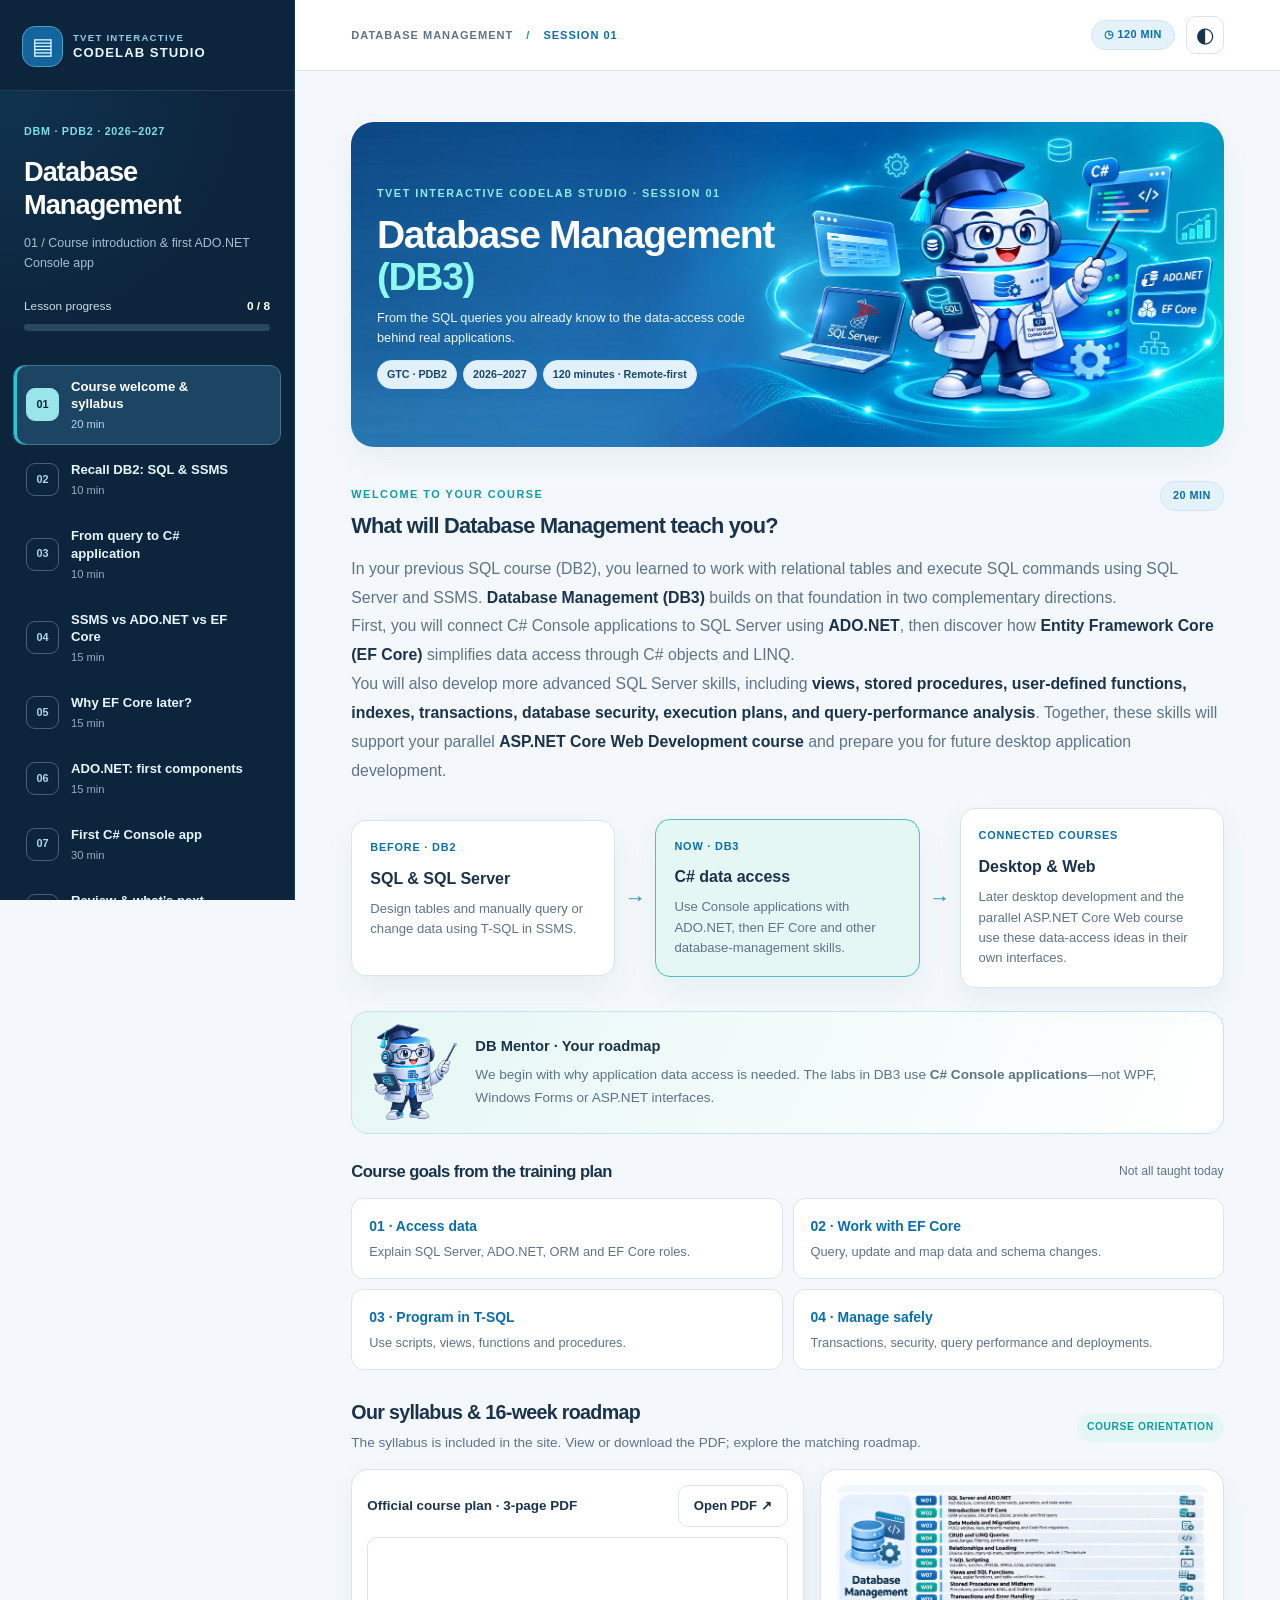
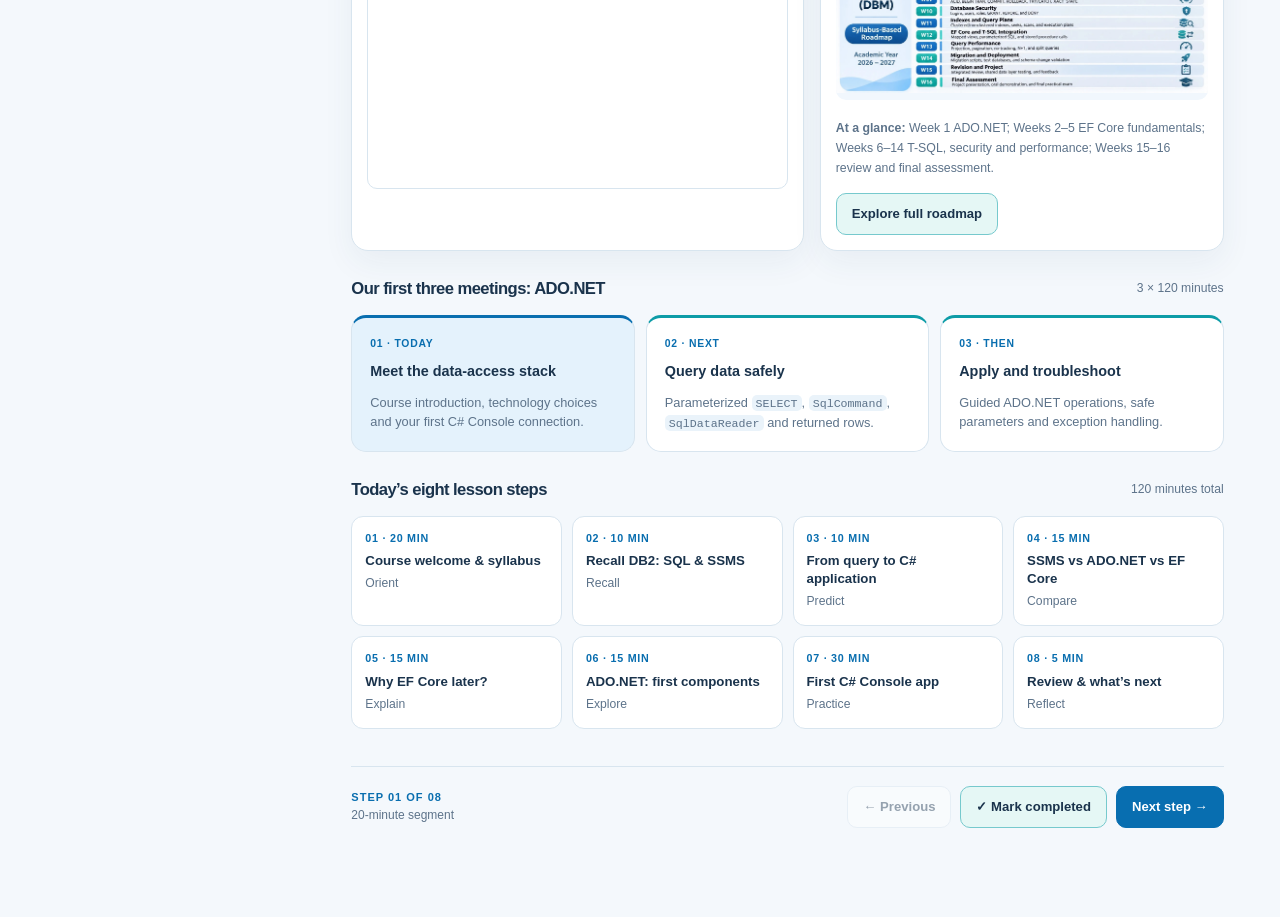
<file: index.html>
<!DOCTYPE html>

<html lang="en">

<head>
    <meta charset="utf-8" />
    <meta content="width=device-width, initial-scale=1" name="viewport" />
    <meta content="#102d49" name="theme-color" />
    <meta
        content="Database Management (DB3) Session 01: course syllabus and roadmap, DB2 SQL recall, SSMS versus ADO.NET versus EF Core, and first C# Console connection."
        name="description" />
    <title>DBM (DB3) · Session 01 · Course Introduction &amp; ADO.NET | TVET Codelab Studio</title>
    <link href="images/favicon.svg" rel="icon" type="image/svg+xml" />
    <link href="css/style.css" rel="stylesheet" />
    <script defer="" src="js/app.js"></script>
</head>

<body>
    <a class="skip-link" href="#content">Skip to learning content</a>
    <div class="shell">
        <div class="mobile-scrim" hidden="" id="scrim"></div>
        <aside aria-label="Lesson navigation" class="sidebar" id="sidebar">
            <div class="brand"><span aria-hidden="true" class="brand-mark">▤</span><span><small>TVET
                        INTERACTIVE</small><strong>CODELAB STUDIO</strong></span><button
                    aria-label="Close lesson navigation" class="icon-btn close-menu" id="closeMenu"
                    type="button">×</button></div>
            <div class="course-block"><span class="course-code">DBM · PDB2 · 2026–2027</span>
                <h2>Database<br />Management</h2>
                <p>01 / Course introduction &amp; first ADO.NET Console app</p>
                <div class="progress-heading"><span>Lesson progress</span><strong id="progressText">0 / 8</strong></div>
                <div aria-label="Completed lesson sections" aria-valuemax="100" aria-valuemin="0" aria-valuenow="0"
                    class="progress-bar" id="progressBar" role="progressbar">
                    <div id="progressFill"></div>
                </div>
            </div>
            <nav aria-label="Lesson sections">
                <ol class="step-nav" id="stepNav">
                    <li><button aria-current="step" class="step-link active" data-step="0"><span
                                class="step-num">01</span><span>Course welcome &amp; syllabus<small>20
                                    min</small></span><span aria-hidden="true" class="tick">✓</span></button></li>
                    <li><button class="step-link" data-step="1"><span class="step-num">02</span><span>Recall DB2: SQL
                                &amp; SSMS<small>10 min</small></span><span aria-hidden="true"
                                class="tick">✓</span></button></li>
                    <li><button class="step-link" data-step="2"><span class="step-num">03</span><span>From query to C#
                                application<small>10 min</small></span><span aria-hidden="true"
                                class="tick">✓</span></button></li>
                    <li><button class="step-link" data-step="3"><span class="step-num">04</span><span>SSMS vs ADO.NET vs
                                EF Core<small>15 min</small></span><span aria-hidden="true"
                                class="tick">✓</span></button></li>
                    <li><button class="step-link" data-step="4"><span class="step-num">05</span><span>Why EF Core
                                later?<small>15 min</small></span><span aria-hidden="true"
                                class="tick">✓</span></button></li>
                    <li><button class="step-link" data-step="5"><span class="step-num">06</span><span>ADO.NET: first
                                components<small>15 min</small></span><span aria-hidden="true"
                                class="tick">✓</span></button></li>
                    <li><button class="step-link" data-step="6"><span class="step-num">07</span><span>First C# Console
                                app<small>30 min</small></span><span aria-hidden="true" class="tick">✓</span></button>
                    </li>
                    <li><button class="step-link" data-step="7"><span class="step-num">08</span><span>Review &amp;
                                what’s next<small>5 min</small></span><span aria-hidden="true"
                                class="tick">✓</span></button></li>
                </ol>
            </nav>
            <div class="sidebar-resources"><span>QUICK RESOURCES</span><a href="sources.html">↗ Sources &amp;
                    reading</a><a href="#syllabus" id="syllabusShortcut">▤ Course syllabus &amp; roadmap</a><button
                    id="worksheetShortcut" type="button" onclick="location.href='#assignment-part'">⌘ Submission instructions</button><button id="resetProgress"
                    type="button">↺ Reset lesson progress</button></div>
            <div class="sidebar-foot">UNRWA Gaza Training Centre<br />Programming &amp; Databases · TVET Level 2</div>
        </aside>
        <div class="workspace">
            <header class="topbar"><button aria-controls="sidebar" aria-expanded="false"
                    aria-label="Open lesson navigation" class="icon-btn menu-btn" id="menuBtn">☰</button>
                <div aria-label="Location in codelab" class="breadcrumb">DATABASE MANAGEMENT <span> / </span> <b
                        id="viewLabel">SESSION 01</b></div>
                <div class="top-actions"><span class="time-pill">◷ 120 MIN</span><button
                        aria-label="Switch to dark mode" class="icon-btn" id="themeBtn" title="Change theme">◐</button>
                </div>
            </header>
            <main class="main" id="content" tabindex="-1">







                <section aria-labelledby="t0" class="lesson active" data-panel="0">

                    <div class="hero hero-intro">
                        <div class="hero-main">
                            <span class="eyebrow">
                                TVET INTERACTIVE CODELAB STUDIO · SESSION 01
                            </span>
                            <h1>Database Management <em>(DB3)</em></h1>
                            <p>
                                From the SQL queries you already know to the data-access code behind real applications.
                            </p>
                            <div class="chips">
                                <span>GTC · PDB2</span>
                                <span>2026–2027</span>
                                <span>120 minutes · Remote-first</span>
                            </div>
                        </div>
                    </div>

                    <div class="heading-row">
                        <div><span class="overline">WELCOME TO YOUR COURSE</span>
                            <h2>What will Database Management teach you?</h2>
                        </div><span class="duration">20 MIN</span>
                    </div>

                    <p class="lead">
                        In your previous SQL course (DB2), you learned to work with relational tables and execute SQL
                        commands using SQL Server and SSMS. <strong>Database Management (DB3)</strong> builds on that
                        foundation in two complementary directions.<br>

                        First, you will connect C# Console applications to SQL Server using <strong>ADO.NET</strong>,
                        then discover how <strong>Entity Framework Core (EF Core)</strong> simplifies data access
                        through C# objects and LINQ.
<br>
                        You will also develop more advanced SQL Server skills, including <strong>views, stored
                            procedures, user-defined functions, indexes, transactions, database security, execution
                            plans, and query-performance analysis</strong>.

                        Together, these skills will support your parallel <strong>ASP.NET Core Web Development
                            course</strong> and prepare you for future desktop application development.

                    </p>
                    <div aria-label="Course progression" class="course-bridge">
                        <article><span class="bridge-num">BEFORE · DB2</span><strong>SQL &amp; SQL Server</strong>
                            <p>Design tables and manually query or change data using T-SQL in SSMS.</p>
                        </article>
                        <span aria-hidden="true" class="bridge-arrow">→</span>
                        <article class="now"><span class="bridge-num">NOW · DB3</span><strong>C# data access</strong>
                            <p>Use Console applications with ADO.NET, then EF Core and other database-management skills.
                            </p>
                        </article>
                        <span aria-hidden="true" class="bridge-arrow">→</span>
                        <article><span class="bridge-num">CONNECTED COURSES</span><strong>Desktop &amp; Web</strong>
                            <p>Later desktop development and the parallel ASP.NET Core Web course use these data-access
                                ideas in their own interfaces.</p>
                        </article>
                    </div>
                    <div class="dash-note"><img alt="Database teacher mascot" src="images/db-mascot-teacher.webp" />
                        <div><strong>DB Mentor · Your roadmap</strong>
                            <p>We begin with why application data access is needed. The labs in DB3 use <b>C# Console
                                    applications</b>—not WPF, Windows Forms or ASP.NET interfaces.</p>
                        </div>
                    </div>
                    <div class="heading-row compact">
                        <h3>Course goals from the training plan</h3><small>Not all taught today</small>
                    </div>
                    <div class="outcome-grid">
                        <div><b>01 · Access data</b>
                            <p>Explain SQL Server, ADO.NET, ORM and EF Core roles.</p>
                        </div>
                        <div><b>02 · Work with EF Core</b>
                            <p>Query, update and map data and schema changes.</p>
                        </div>
                        <div><b>03 · Program in T-SQL</b>
                            <p>Use scripts, views, functions and procedures.</p>
                        </div>
                        <div><b>04 · Manage safely</b>
                            <p>Transactions, security, query performance and deployments.</p>
                        </div>
                    </div>
                    <div class="section-heading">
                        <div>
                            <h2>Our syllabus &amp; 16-week roadmap</h2>
                            <p>The syllabus is included in the site. View or download the PDF; explore the matching
                                roadmap.</p>
                        </div><span class="activity-pill">COURSE ORIENTATION</span>
                    </div>
                    <div class="course-materials">
                        <div class="pdf-mini">
                            <div class="pdf-mini-head"><b>Official course plan · 3-page PDF</b><a class="btn subtle"
                                    href="resources/DBM_Course_Syllabus_2026-2027.pdf" rel="noopener"
                                    target="_blank">Open PDF ↗</a></div><iframe loading="lazy"
                                src="resources/DBM_Course_Syllabus_2026-2027.pdf#page=1&amp;view=FitH"
                                title="Embedded 2026-2027 DBM course syllabus PDF"></iframe>
                        </div>
                        <div class="roadmap-mini"><a href="images/dbm-syllabus-roadmap.jpg" rel="noopener"
                                target="_blank"><img
                                    alt="16-week Database Management roadmap matching the uploaded syllabus"
                                    loading="lazy" src="images/dbm-syllabus-roadmap.jpg" /></a>
                            <p><b>At a glance:</b> Week 1 ADO.NET; Weeks 2–5 EF Core fundamentals; Weeks 6–14 T-SQL,
                                security and performance; Weeks 15–16 review and final assessment.</p><button
                                class="btn outline" id="openRoadmap" type="button">Explore full roadmap</button>
                        </div>

                    </div>

                    <div class="heading-row compact">
                        <h3>Our first three meetings: ADO.NET</h3><small>3 × 120 minutes</small>
                    </div>
                    <div class="three-session-path">
                        <div><span>01 · TODAY</span><strong>Meet the data-access stack</strong>
                            <p>Course introduction, technology choices and your first C# Console connection.</p>
                        </div>
                        <div><span>02 · NEXT</span><strong>Query data safely</strong>
                            <p>Parameterized <code>SELECT</code>, <code>SqlCommand</code>, <code>SqlDataReader</code>
                                and returned rows.</p>
                        </div>
                        <div><span>03 · THEN</span><strong>Apply and troubleshoot</strong>
                            <p>Guided ADO.NET operations, safe parameters and exception handling.</p>
                        </div>
                    </div>
                    <div class="heading-row compact">
                        <h3>Today’s eight lesson steps</h3><small>120 minutes total</small>
                    </div>
                    <div class="timeline" id="timeline"></div>
                </section>
                <section aria-labelledby="t1" class="lesson" data-panel="1" hidden="">
                    <div class="section-header"><span class="overline">STEP 02 · WHAT YOU ALREADY KNOW</span><span
                            class="duration">10 MIN</span></div>
                    <h1 id="t1">Recall DB2: SQL, SQL Server &amp; SSMS</h1>
                    <p class="lead">You have met these terms before. This quick recall makes their roles clear before we
                        add C#.</p>
                    <div class="grid-three">
                        <article class="concept-card"><span class="card-tag">LANGUAGE</span>
                            <h3>SQL / T-SQL</h3>
                            <p>Commands such as <code>SELECT</code>, <code>INSERT</code>, <code>UPDATE</code>, and
                                <code>DELETE</code> that express data operations.
                            </p>
                        </article>
                        <article class="concept-card accent"><span class="card-tag">DATABASE ENGINE</span>
                            <h3>SQL Server</h3>
                            <p>The DBMS that stores databases, processes queries, checks permissions and returns
                                results.</p>
                        </article>
                        <article class="concept-card"><span class="card-tag">DESKTOP CLIENT</span>
                            <h3>SSMS</h3>
                            <p>A tool you open to connect to SQL Server, edit/run SQL and inspect or administer a
                                database.</p>
                        </article>
                    </div>
                    <div class="activity"><span class="overline">RECALL CHALLENGE</span>
                        <h2>Where does the work actually happen?</h2>
                        <div class="split-compare">
                            <div><span class="tiny-label">WHAT YOU TYPE IN SSMS</span>
                                <pre class="code-block"><code>SELECT StudentId, FullName
FROM dbo.Students;</code></pre>
                            </div>
                            <div><span class="tiny-label">WHAT SQL SERVER RETURNS</span>
                                <div class="table-holder">
                                    <table>
                                        <thead>
                                            <tr>
                                                <th>StudentId</th>
                                                <th>FullName</th>
                                            </tr>
                                        </thead>
                                        <tbody>
                                            <tr>
                                                <td>1</td>
                                                <td>Lina</td>
                                            </tr>
                                            <tr>
                                                <td>2</td>
                                                <td>Omar</td>
                                            </tr>
                                        </tbody>
                                    </table>
                                </div>
                                <p class="small-muted">Illustrative result; no query runs in the webpage.</p>
                            </div>
                        </div>
                        <p class="activity-prompt">Which component executes the query and returns the rows?</p>
                        <div class="choice-grid" data-quiz="recall"><button data-choice="a">SSMS itself</button><button
                                data-choice="b">SQL Server</button><button data-choice="c">The SQL language</button>
                        </div>
                        <p aria-live="polite" class="feedback" id="recallFeedback"></p>
                    </div>
                    <div class="notice"><strong>DB2 takeaway:</strong> SSMS is how a person interacts with SQL Server.
                        In DB3, we need a C# program to do that work <i>without a person manually opening SSMS</i>.
                    </div>
                </section>
                <section aria-labelledby="t2" class="lesson" data-panel="2" hidden="">
                    <div class="section-header"><span class="overline">STEP 03 · THE PROBLEM WE NEED TO
                            SOLVE</span><span class="duration">10 MIN</span></div>
                    <h1 id="t2">How can C# get the same student record?</h1>
                    <p class="lead">In DB2, you typed a query into SSMS. Imagine a future desktop or web application
                        needs to show the same data after a user enters a Student ID. The application must communicate
                        with SQL Server through code.</p>
                    <div class="activity"><span class="overline">PREDICT → REVEAL</span>
                        <h2>Two paths to one database engine</h2>
                        <div class="data-flow">
                            <div class="flow-line"><span class="flow-node">Developer</span><span>→</span><span
                                    class="flow-node">SSMS</span><span>→</span><span class="flow-node engine">SQL
                                    Server</span></div>
                            <div class="flow-line"><span class="flow-node">C# Console app</span><span>→</span><span
                                    class="flow-node bridge-missing" id="bridgeSlot">?</span><span>→</span><span
                                    class="flow-node engine">SQL Server</span></div>
                        </div><button class="btn primary" id="revealBridge" type="button">Reveal the missing
                            connection</button>
                        <p aria-live="polite" class="feedback" id="bridgeFeedback">Think: which .NET API can open a
                            connection and send a command?</p>
                    </div>
                    <div class="grid-two">
                        <div class="concept-card">
                            <h3>Input</h3>
                            <p>The Console app receives a request: “find student 1.” Later, a desktop or web interface
                                can provide that request.</p>
                        </div>
                        <div class="concept-card accent">
                            <h3>Output</h3>
                            <p>SQL Server returns values. The C# app reads them and prints an answer such as “Student:
                                Lina.”</p>
                        </div>
                    </div>
                    <div class="notice secondary"><strong>Important boundary:</strong> Today we write <b>Console apps
                            only</b>. The database-access skills will transfer to other courses, but we are not building
                        a desktop GUI, web page, API or EF Core app in this session.</div>
                </section>
                <section aria-labelledby="t3" class="lesson" data-panel="3" hidden="">
                    <div class="section-header"><span class="overline">STEP 04 · DIFFERENT TOOLS, DIFFERENT
                            JOBS</span><span class="duration">15 MIN</span></div>
                    <h1 id="t3">SSMS vs ADO.NET vs EF Core</h1>
                    <p class="lead">All three can be part of the same development workflow. They are <b>not</b> three
                        databases and <b>not</b> interchangeable tools.</p>
                    <div class="grid-three tech-grid">
                        <article class="concept-card"><span class="card-tag">HUMAN-OPERATED TOOL</span>
                            <h3>SSMS</h3>
                            <p>Graphical SQL Server client for writing queries, browsing tables and administration.</p>
                            <p><strong>Used by:</strong> developers and administrators.</p>
                        </article>
                        <article class="concept-card accent"><span class="card-tag">LOWER-LEVEL .NET DATA ACCESS</span>
                            <h3>ADO.NET</h3>
                            <p>APIs used in C# code to open connections, execute SQL commands and process results.</p>
                            <p><strong>Used by:</strong> application code via providers such as
                                <code>Microsoft.Data.SqlClient</code>.
                            </p>
                        </article>
                        <article class="concept-card"><span class="card-tag">OBJECT-RELATIONAL MAPPER</span>
                            <h3>EF Core</h3>
                            <p>Maps C# classes to relational data, supports LINQ queries and tracks changes.</p>
                            <p><strong>Used by:</strong> application code; relies on a database provider for SQL Server
                                access.</p>
                        </article>
                    </div>
                    <div class="activity">
                        <h2>Choose the right technology</h2>
                        <p class="activity-prompt">Read the scenario, then choose the most suitable tool.</p>
                        <div class="scenario-tabs"><button aria-pressed="true" data-scenario="0" type="button">Scenario
                                1</button><button aria-pressed="false" data-scenario="1" type="button">Scenario
                                2</button><button aria-pressed="false" data-scenario="2" type="button">Scenario
                                3</button></div>
                        <p class="scenario-prompt" id="scenarioPrompt"></p>
                        <div class="choice-grid" id="toolMatch"><button data-tool="ssms"
                                type="button">SSMS</button><button data-tool="ado" type="button">ADO.NET</button><button
                                data-tool="ef" type="button">EF Core</button></div>
                        <p aria-live="polite" class="feedback" id="toolMatchFeedback"></p>
                    </div>
                    <div class="notice"><strong>Keep SQL Server separate:</strong> SQL Server is the DBMS that executes
                        the SQL. SSMS is a client; ADO.NET is a .NET access technology; EF Core is an ORM. Neither EF
                        Core nor SSMS replaces the database engine.</div>
                </section>
                <section aria-labelledby="t4" class="lesson" data-panel="4" hidden="">
                    <div class="section-header"><span class="overline">STEP 05 · WHY TWO C# APPROACHES?</span><span
                            class="duration">15 MIN</span></div>
                    <h1 id="t4">Why learn ADO.NET before EF Core?</h1>
                    <p class="lead">ADO.NET makes the individual pieces visible. You write the SQL, open the connection,
                        execute a command and read the returned values. In larger systems, repeating these steps and
                        manually translating rows to objects adds work.</p>
                    <div class="tech-modes"><button aria-pressed="true" class="active" data-mode="direct"
                            type="button">ADO.NET · direct</button><button aria-pressed="false" data-mode="orm"
                            type="button">EF Core · ORM</button></div>
                    <div class="activity">
                        <div aria-live="polite" class="mode-diagram" id="modeDiagram">
                            <div class="data-flow">
                                <div class="flow-line"><span class="flow-node">C# Console</span><span>→</span><span
                                        class="flow-node">ADO.NET / SqlClient</span><span>→</span><span
                                        class="flow-node engine">SQL Server</span></div>
                            </div>
                            <p>With ADO.NET, the code directly manages the connection, SQL command and reader.</p>
                        </div>
                    </div>
                    <div class="grid-two">
                        <div class="concept-card"><span class="card-tag">WHAT ADO.NET TEACHES</span>
                            <h3>Understand the mechanism</h3>
                            <p>Connection objects, explicit SQL, parameters, reading data, resource cleanup and error
                                handling. Excellent for learning what actually happens when C# talks to SQL Server.</p>
                        </div>
                        <div class="concept-card accent"><span class="card-tag">WHY EF CORE IS USEFUL</span>
                            <h3>Reduce repeated data-access code</h3>
                            <p>Uses C# entity classes, LINQ, change tracking and migrations. It can reduce manual SQL
                                and row-to-object mapping for common operations.</p>
                        </div>
                    </div>
                    <div class="activity">
                        <h2>Compare the idea, not the syntax yet</h2>
                        <p>These are <strong>conceptual previews</strong> for later sessions—not code you must memorize
                            or execute today.</p>
                        <div class="split-compare">
                            <div><span class="tiny-label">ADO.NET (EXPLICIT)</span>
                                <pre class="code-block"><code>Open connection
Create SQL command
Execute command
Read returned values
Dispose resources</code></pre>
                            </div>
                            <div><span class="tiny-label">EF CORE (ABSTRACTION)</span>
                                <pre class="code-block"><code>Define entity model
Configure DbContext
Write LINQ query
EF Core generates SQL
Read mapped objects</code></pre>
                            </div>
                        </div>
                    </div>
                    <div class="notice secondary"><strong>Important:</strong> EF Core does not replace SQL Server. For
                        SQL Server it uses its provider, which builds on ADO.NET. EF Core saves effort in many cases but
                        still requires understanding SQL, generated queries and performance. <b>We learn and practise
                            ADO.NET first</b>; EF Core follows in the syllabus.</div>
                </section>
                <section aria-labelledby="t5" class="lesson" data-panel="5" hidden="">
                    <div class="section-header"><span class="overline">STEP 06 · YOUR FIRST ADO.NET MENTAL
                            MODEL</span><span class="duration">15 MIN</span></div>
                    <h1 id="t5">ADO.NET: connection → command → result</h1>
                    <p class="lead">Today we use the simplest possible read-only example: count the rows in
                        <code>dbo.Students</code>. We will not build menus, forms, or CRUD screens.
                    </p>
                    <div class="activity">
                        <h2>Explore the steps</h2>
                        <p class="activity-prompt">Select each stage to see what it is responsible for. Follow the
                            stages in order.</p>
                        <div class="pipeline-steps" id="pipeline-steps"><button aria-pressed="true" class="active"
                                data-stage="0" type="button">1 · Connection</button><button aria-pressed="false"
                                data-stage="1" type="button">2 · Open</button><button aria-pressed="false"
                                data-stage="2" type="button">3 · Command</button><button aria-pressed="false"
                                data-stage="3" type="button">4 · Scalar result</button><button aria-pressed="false"
                                data-stage="4" type="button">5 · Dispose</button></div>
                        <div class="layer-detail" id="pipelineExplanation"><strong>1 · SqlConnection</strong>
                            <p>Represents the chosen SQL Server connection: server, database and authentication
                                information.</p>
                        </div>
                    </div>
                    <div class="split-compare">
                        <div class="concept-card">
                            <h3>What goes in?</h3>
                            <p>A connection string tells the provider <i>where</i> to connect. The SQL text tells SQL
                                Server <i>what</i> to calculate.</p>
                            <pre class="code-block"><code>SELECT COUNT(*)
FROM dbo.Students;</code></pre>
                        </div>
                        <div class="concept-card accent">
                            <h3>What comes back?</h3>
                            <p>One number: how many rows the Students table contains. <code>ExecuteScalarAsync()</code>
                                retrieves a single value from the first row and first column.</p>
                            <div class="single-number">3 <span>rows in the starter data</span></div>
                        </div>
                    </div>
                    <div class="notice"><strong>Coming next:</strong> In Session 02, a parameterized
                        <code>SELECT ... WHERE StudentId = @id</code> and <code>SqlDataReader</code> let you retrieve
                        and display an actual student record. We are intentionally not introducing them all at once.
                    </div>
                    <section class="ado-map" id="ado-component-map" aria-labelledby="ado-map-heading">
  <span class="ado-map__eyebrow">Interactive architecture · Explore the ADO.NET classes</span>
  <div class="ado-map__header">
    <div>
      <h3 id="ado-map-heading">How C# communicates with SQL Server</h3>
      <p class="ado-map__intro">Reveal the class names one at a time to explore the connected and disconnected parts of ADO.NET. <strong>Only the first two classes are used in today's Console lab.</strong></p>
    </div>
  </div>

  <div class="ado-map__controls">
    <button class="ado-map__btn" type="button" data-ado-next>Reveal next class →</button>
    <button class="ado-map__btn ado-map__btn--ghost" type="button" data-ado-all>Show all</button>
    <button class="ado-map__btn ado-map__btn--ghost" type="button" data-ado-reset>Reset</button>
    <div class="ado-map__count" role="status"><span data-ado-count>0 / 8</span><span class="ado-map__track"><span class="ado-map__progress" data-ado-progress></span></span></div>
  </div>

  <div class="ado-map__app">C# Console Application<small>Our program calls ADO.NET classes in C#</small></div>
  <div class="ado-map__vertical-arrow" aria-hidden="true"></div>
  <div class="ado-map__provider">
    <div class="ado-map__provider-top"><span class="ado-map__provider-title">ADO.NET · Provider + In-memory Components</span><span class="ado-map__provider-tag">Microsoft.Data.SqlClient · System.Data</span></div>
    <div class="ado-map__lanes">
      <div class="ado-map__lane">
        <div class="ado-map__lane-head"><span class="ado-map__lane-title">Connected access</span><span class="ado-map__lane-caption">Uses a live connection while accessing results</span></div>
        <div class="ado-map__cards">
          <button class="ado-map__node" type="button" data-ado-step="1"><span class="ado-map__node-num">01 · CONNECT</span><br><code>SqlConnection</code><span class="ado-map__node-note">Opens the database connection <span class="ado-map__today">TODAY</span></span><span class="ado-map__locked">Reveal class 01</span></button>
          <button class="ado-map__node" type="button" data-ado-step="2"><span class="ado-map__node-num">02 · COMMAND</span><br><code>SqlCommand</code><span class="ado-map__node-note">Runs SQL instructions <span class="ado-map__today">TODAY</span></span><span class="ado-map__locked">Reveal class 02</span></button>
          <button class="ado-map__node" type="button" data-ado-step="3"><span class="ado-map__node-num">03 · VALUES</span><br><code>SqlParameter</code><span class="ado-map__node-note">Supplies typed parameter values</span><span class="ado-map__locked">Reveal class 03</span></button>
          <button class="ado-map__node" type="button" data-ado-step="4"><span class="ado-map__node-num">04 · ROWS</span><br><code>SqlDataReader</code><span class="ado-map__node-note">Reads result rows forward</span><span class="ado-map__locked">Reveal class 04</span></button>
          <button class="ado-map__node" type="button" data-ado-step="5"><span class="ado-map__node-num">05 · TRANSACTION</span><br><code>SqlTransaction</code><span class="ado-map__node-note">Groups changes as one unit</span><span class="ado-map__locked">Reveal class 05</span></button>
        </div>
      </div>
      <div class="ado-map__lane ado-map__lane--disconnected">
        <div class="ado-map__lane-head"><span class="ado-map__lane-title">Disconnected access</span><span class="ado-map__lane-caption">Work with data cached in memory</span></div>
        <div class="ado-map__cards">
          <button class="ado-map__node" type="button" data-ado-step="6"><span class="ado-map__node-num">06 · BRIDGE</span><br><code>SqlDataAdapter</code><span class="ado-map__node-note">Transfers data using commands and connections</span><span class="ado-map__locked">Reveal class 06</span></button>
          <button class="ado-map__node" type="button" data-ado-step="7"><span class="ado-map__node-num">07 · MEMORY TABLE</span><br><code>DataTable</code><span class="ado-map__node-note">Stores rows and columns in memory</span><span class="ado-map__locked">Reveal class 07</span></button>
          <button class="ado-map__node" type="button" data-ado-step="8"><span class="ado-map__node-num">08 · MEMORY COLLECTION</span><br><code>DataSet</code><span class="ado-map__node-note">Contains tables and relationships in memory</span><span class="ado-map__locked">Reveal class 08</span></button>
        </div>
      </div>
    </div>
  </div>
  <div class="ado-map__vertical-arrow" aria-hidden="true"></div>
  <div class="ado-map__database">SQL Server Database <small>TVET_DBM_Lab01 · dbo.Students</small></div>
  <div class="ado-map__detail" data-ado-detail aria-live="polite"><strong>Ready to explore.</strong> Select “Reveal next class” to uncover the ADO.NET components.</div>
  <p class="ado-map__footnote"><strong>Class vs. method:</strong> <code>SqlCommand</code> is a class; <code>ExecuteScalarAsync()</code> is one of its methods and returns a single result. <strong>Architecture note:</strong> <code>SqlDataAdapter</code> uses connections and commands to fill or update in-memory tables; <code>DataTable</code> and <code>DataSet</code> are not SQL Server provider classes.</p>
</section>

                    
                </section>
                <section aria-labelledby="t6" class="lesson" data-panel="6" hidden="">
                    <div class="section-header"><span class="overline">STEP 07 · FIRST PRACTICAL · C# CONSOLE
                            ONLY</span><span class="duration">30 MIN</span></div>
                    <h1 id="t6">Your first ADO.NET Console app</h1>
                    <p class="lead">Build a C# Console application, open SQL Server, and display the number of student
                        records. This is a real ADO.NET example, not an online database simulator.</p>
                    <div class="notice secondary"><strong>What you need:</strong> .NET SDK (or Visual Studio with C#
                        tools), SQL Server or LocalDB, and SSMS for the database setup. If an instance is not available,
                        follow the code walkthrough with your instructor and run it when access becomes available.
                        LocalDB is Windows-only. No campus laboratory or GUI project is required.</div>

                    <!-- A · PREPARE THE DATABASE -->
                    <div class="lab-part">
                        <span class="lab-time">5 MIN</span>
                        <h2>A · Prepare the starter database</h2>

                        <p>
                            Before connecting C# to SQL Server, we need a database.
                            Open <strong>SQL Server Management Studio (SSMS)</strong>,
                            connect to your SQL Server instance, and execute the
                            supplied setup script.
                        </p>

                        <p>The script will:</p>
                        <ol>
                            <li>Create <code>TVET_DBM_Lab01</code> only if it does not already exist.</li>
                            <li>Create <code>dbo.Students</code> only if the table is missing.</li>
                            <li>Insert three sample students only if their IDs are not already present.</li>
                        </ol>

                        <div class="notice">
                            <strong>Why check before creating?</strong>
                            Running the setup script again should not recreate existing
                            database objects or duplicate the sample students.
                        </div>

                        <div class="activity-bar">
                            <a class="btn outline" href="sql/01_create_students.sql" download>
                                Download SQL Server setup script
                            </a>
                        </div>

                        <p class="small-muted">
                            Remember which SQL Server instance you connected to in SSMS.
                            Your C# application must connect to that same instance.
                        </p>
                    </div>


                    <!-- B · VISUAL STUDIO PROJECT AND NUGET -->
                    <div class="lab-part">
                        <span class="lab-time">10 MIN</span>
                        <h2>B · Create the C# project and install SqlClient</h2>

                        <p>
                            We will develop our application using
                            <strong>Visual Studio</strong>.
                            It will be a <strong>C# Console Application</strong>:
                            an application that communicates with users through
                            text input and output.
                        </p>

                        <h3>Part 1 · Create the Console Application</h3>

                        <ol>
                            <li>Launch <strong>Visual Studio</strong>.</li>
                            <li>Click <strong>Create a new project</strong>.</li>
                            <li>Search for <strong>Console App</strong>.</li>
                            <li>Select the <strong>C# Console App</strong> template.</li>
                            <li>Click <strong>Next</strong>.</li>
                            <li>
                                Enter <code>DBMFirstConnection</code>
                                as the project name.
                            </li>
                            <li>Choose a project location and click <strong>Next</strong>.</li>
                            <li>
                                Select the .NET version specified by your instructor,
                                then click <strong>Create</strong>.
                            </li>
                        </ol>

                        <div class="notice">

                            The Console is simply the application's text-based interface.
                        </div>

                        <h3>Part 2 · Install Microsoft.Data.SqlClient using NuGet</h3>

                        <p>
                            ADO.NET needs a SQL Server data provider.
                            We will add <code>Microsoft.Data.SqlClient</code>
                            through Visual Studio's built-in
                            <strong>NuGet Package Manager</strong>.
                        </p>

                        <ol>
                            <li>Locate your project in <strong>Solution Explorer</strong>.</li>
                            <li>
                                Right-click the <strong>DBMFirstConnection</strong>
                                project (not the solution).
                            </li>
                            <li>Select <strong>Manage NuGet Packages</strong>.</li>
                            <li>Open the <strong>Browse</strong> tab.</li>
                            <li>
                                Search for <code>Microsoft.Data.SqlClient</code>.
                            </li>
                            <li>Select the official package published by Microsoft.</li>
                            <li>
                                Click <strong>Install</strong> and accept any
                                required license prompts.
                            </li>
                            <li>
                                Verify the package appears under
                                <strong>Dependencies → Packages</strong>
                                in Solution Explorer.
                            </li>
                        </ol>

                        <details class="code-explain">
                            <summary>Why do we need this NuGet package?</summary>

                            <div class="explain-lines">
                                <p>
                                    <b>NuGet</b> is the package manager used by .NET
                                    projects to install and manage reusable libraries.
                                </p>
                                <p>
                                    <b>Microsoft.Data.SqlClient</b> is Microsoft's
                                    SQL Server data provider for .NET.
                                </p>
                                <p>
                                    It provides classes such as
                                    <code>SqlConnection</code> to connect to SQL Server
                                    and <code>SqlCommand</code> to execute SQL commands.
                                </p>
                            </div>
                        </details>

                        <p class="small-muted">
                            Checkpoint: You should now have a C# Console project with
                            Microsoft.Data.SqlClient installed. No terminal commands
                            are required.
                        </p>
                    </div>


                    <!-- C · FIRST ADO.NET CONNECTION -->
                    <div class="lab-part">
                        <span class="lab-time">13 MIN</span>
                        <h2>C · Write your first ADO.NET connection</h2>

                        <p>
                            Open <code>Program.cs</code> in Visual Studio and
                            replace its contents with the code below.
                            This program will connect to SQL Server, count the
                            students in our database, and display the result
                            in the Console.
                        </p>


                        <!-- SSMS SERVER NAME GUIDE -->
                        <style>
                            .dbm-server-guide {
                                margin: 22px 0;
                                padding: 22px;
                                border: 1px solid #b5d9ed;
                                border-radius: 18px;
                                background: linear-gradient(135deg, #f0f9ff, #e8f5ff);
                                color: #183954;
                            }

                            .dbm-server-guide * {
                                box-sizing: border-box;
                            }

                            .dbm-server-guide .guide-label {
                                display: inline-block;
                                padding: 5px 11px;
                                border-radius: 6px;
                                background: #d7ecfb;
                                color: #075c93;
                                font-size: 0.72rem;
                                font-weight: 800;
                                letter-spacing: 0.7px;
                                text-transform: uppercase;
                            }

                            .dbm-server-guide h3 {
                                margin: 12px 0 8px;
                                color: #123d63;
                                font-size: 1.2rem;
                            }

                            .dbm-server-guide .guide-intro {
                                margin: 0 0 18px;
                                line-height: 1.7;
                                color: #35546b;
                            }

                            .dbm-server-guide .guide-flow {
                                display: grid;
                                grid-template-columns: minmax(0, 1fr) 36px minmax(0, 1fr);
                                gap: 12px;
                                align-items: center;
                            }

                            .dbm-server-guide .guide-panel {
                                padding: 16px;
                                min-width: 0;
                                border: 1px solid #c6e2f1;
                                border-radius: 13px;
                                background: #fff;
                            }

                            .dbm-server-guide .panel-title {
                                display: flex;
                                gap: 9px;
                                align-items: center;
                                margin-bottom: 14px;
                                font-size: 0.9rem;
                                font-weight: 800;
                                color: #194968;
                            }

                            .dbm-server-guide .step-number {
                                display: inline-grid;
                                place-items: center;
                                flex: 0 0 26px;
                                width: 26px;
                                height: 26px;
                                border-radius: 8px;
                                background: #0877b6;
                                color: #fff;
                                font-size: 0.8rem;
                            }

                            .dbm-server-guide .fake-field {
                                margin-top: 9px;
                            }

                            .dbm-server-guide .fake-field label {
                                display: block;
                                margin-bottom: 5px;
                                font-size: 0.75rem;
                                font-weight: 700;
                                color: #50687c;
                            }

                            .dbm-server-guide .fake-value {
                                padding: 10px 11px;
                                border: 1px solid #d7e3eb;
                                border-radius: 7px;
                                background: #f7fafc;
                                font-family: Consolas, monospace;
                                font-size: 0.84rem;
                                overflow-wrap: anywhere;
                            }

                            .dbm-server-guide .fake-value.highlight {
                                border: 2px solid #0786ce;
                                background: #edf8ff;
                                color: #075d91;
                                font-weight: 800;
                            }

                            .dbm-server-guide .flow-arrow {
                                text-align: center;
                                font-size: 1.7rem;
                                font-weight: 800;
                                color: #0791bc;
                            }

                            .dbm-server-guide .guide-code {
                                padding: 12px;
                                border-radius: 8px;
                                background: #102c43;
                                color: #e8f7ff;
                                font: 0.82rem/1.9 Consolas, monospace;
                                overflow-x: auto;
                                white-space: pre-wrap;
                                overflow-wrap: anywhere;
                            }

                            .dbm-server-guide .guide-code mark {
                                padding: 2px 3px;
                                border-radius: 3px;
                                background: #bdf2e6;
                                color: #075448;
                                font-weight: 800;
                            }

                            .dbm-server-guide .panel-hint {
                                margin: 11px 0 0;
                                font-size: 0.78rem;
                                line-height: 1.6;
                                color: #526b7e;
                            }

                            .dbm-server-guide .guide-steps {
                                margin: 17px 0 0;
                                padding-left: 23px;
                                line-height: 1.8;
                                font-size: 0.9rem;
                            }

                            .dbm-server-guide .guide-steps li {
                                padding-left: 4px;
                                margin-bottom: 5px;
                            }

                            .dbm-server-guide .guide-reminder {
                                margin-top: 17px;
                                padding: 12px 15px;
                                border-left: 4px solid #07968d;
                                border-radius: 7px;
                                background: #def7f2;
                                color: #175b58;
                                font-size: 0.86rem;
                                line-height: 1.7;
                            }

                            :root[data-theme="dark"] .dbm-server-guide {
                                background: linear-gradient(135deg, #102b45, #113955);
                                border-color: #345b74;
                                color: #e9f5ff;
                            }

                            :root[data-theme="dark"] .dbm-server-guide h3,
                            :root[data-theme="dark"] .dbm-server-guide .guide-intro {
                                color: #e9f5ff;
                            }

                            :root[data-theme="dark"] .dbm-server-guide .guide-panel {
                                background: #142e43;
                                border-color: #36556a;
                            }

                            :root[data-theme="dark"] .dbm-server-guide .panel-title,
                            :root[data-theme="dark"] .dbm-server-guide .fake-field label,
                            :root[data-theme="dark"] .dbm-server-guide .panel-hint {
                                color: #c1d9e9;
                            }

                            :root[data-theme="dark"] .dbm-server-guide .fake-value {
                                background: #1b3b52;
                                border-color: #436980;
                                color: #eaf6ff;
                            }

                            :root[data-theme="dark"] .dbm-server-guide .fake-value.highlight {
                                border-color: #40b8f2;
                            }

                            :root[data-theme="dark"] .dbm-server-guide .guide-reminder {
                                background: #163f41;
                                color: #c2f5e8;
                            }

                            @media (max-width: 720px) {
                                .dbm-server-guide {
                                    padding: 15px;
                                }

                                .dbm-server-guide .guide-flow {
                                    grid-template-columns: minmax(0, 1fr);
                                }

                                .dbm-server-guide .flow-arrow {
                                    transform: rotate(90deg);
                                }

                                .dbm-server-guide .guide-panel {
                                    padding: 13px;
                                }
                            }
                        </style>



                        <div class="dbm-server-guide" id="dbm-server-guide">

                            <span class="guide-label">
                                CONNECTION SETUP
                            </span>

                            <span class="guide-label">BEFORE WRITING THE CODE</span>

                            <h3>Retrieve Your SQL Server Connection Details</h3>

                            <p class="guide-intro">
                                In SSMS, open the <strong>Connect</strong> window and
                                check the <strong>Connection Properties</strong> tab.
                                Copy your <strong>Server Name</strong> and note the
                                <strong>Authentication Method</strong>.
                                You will use these details in the next step to configure
                                your C# connection string.
                            </p>



                            <div class="guide-flow">

                                <!-- LEFT: SSMS -->
                                <div class="guide-panel">
                                    <div class="panel-title">
                                        <span class="step-number">1</span>
                                        SSMS · Connection Details
                                    </div>

                                    <div class="fake-field">
                                        <label>Server name · Copy this value</label>
                                        <div class="fake-value highlight">.\SQLEXPRESS</div>
                                    </div>

                                    <div class="fake-field">
                                        <label>Authentication</label>
                                        <div class="fake-value">Windows Authentication</div>
                                    </div>

                                    <p class="panel-hint">
                                        Example only. Use your own SQL Server instance.
                                    </p>
                                </div>

                                <div class="flow-arrow" aria-hidden="true">➜</div>

                                <!-- RIGHT: C# -->
                                <div class="guide-panel">
                                    <div class="panel-title">
                                        <span class="step-number">2</span>
                                        Visual Studio · Program.cs
                                    </div>

                                    <div class="guide-code">string cs =
                                        @"<mark>Server=.\SQLEXPRESS</mark>;Database=TVET_DBM_Lab01;Integrated
                                        Security=True;Encrypt=True;TrustServerCertificate=True";</div>

                                    <p class="panel-hint">
                                        Use your SSMS server name in place of the example.
                                    </p>
                                </div>

                            </div>

                            <div class="guide-reminder">
                                <strong>Authentication matters:</strong>
                                <code>Integrated Security=True</code> is used for
                                Windows Authentication. SQL Server Authentication
                                requires different credentials.
                                Never publish passwords in GitHub.
                            </div>

                        </div>
                        <!-- END CONNECTION SETUP GUIDE -->

                        <p>
                            Open <code>Program.cs</code> in Visual Studio and replace
                            its contents with the code below. Update the connection
                            string using your SSMS details, then run the application
                            to count the students in <code>TVET_DBM_Lab01</code>.
                        </p>


                        <div class="code-shell">
                            <div class="code-header">
                                <span>Program.cs · C# Console App</span>
                                <button data-copy="cs-snippet" type="button">
                                    Copy
                                </button>
                            </div>

                            <pre id="cs-snippet"><code>using Microsoft.Data.SqlClient;

string cs = @"Server=(localdb)\MSSQLLocalDB;
Database=TVET_DBM_Lab01;
Integrated Security=True;Encrypt=True;
TrustServerCertificate=True";

await using var connection = new SqlConnection(cs);
await connection.OpenAsync();

Console.WriteLine("Connected to SQL Server.");

const string sql = "SELECT COUNT(*) FROM dbo.Students";

await using var command = new SqlCommand(sql, connection);

int total = Convert.ToInt32(
    await command.ExecuteScalarAsync()
);

Console.WriteLine($"Total students: {total}");</code></pre>
                        </div>

                        <details class="code-explain" open>
                            <summary>Why does each line exist? (Read before running)</summary>

                            <div class="explain-lines">
                                <p>
                                    <b><code>using Microsoft.Data.SqlClient;</code></b>
                                    — imports the SQL Server provider namespace,
                                    giving us access to classes such as
                                    <code>SqlConnection</code> and <code>SqlCommand</code>.
                                </p>

                                <p>
                                    <b><code>string cs</code></b>
                                    — stores the connection string, which identifies
                                    the SQL Server instance, database, and authentication
                                    settings. The sample uses Windows authentication
                                    and trusts the local development server's certificate.
                                    Production environments require appropriate
                                    certificate validation.
                                </p>

                                <p>
                                    <b><code>new SqlConnection(cs)</code></b>
                                    — creates a connection object using those settings.
                                    It does not open the connection yet.
                                </p>

                                <p>
                                    <b><code>OpenAsync()</code></b>
                                    — attempts to establish the actual connection
                                    to SQL Server asynchronously.
                                </p>

                                <p>
                                    <b><code>Console.WriteLine(...)</code></b>
                                    — displays information in the Console window.
                                </p>

                                <p>
                                    <b><code>const string sql</code></b>
                                    — stores a fixed SQL query that counts the rows
                                    in <code>dbo.Students</code>.
                                </p>

                                <p>
                                    <b><code>new SqlCommand(sql, connection)</code></b>
                                    — associates the SQL statement with our
                                    database connection.
                                </p>

                                <p>
                                    <b><code>ExecuteScalarAsync()</code></b>
                                    — executes the query and returns a single value:
                                    the student count.
                                </p>

                                <p>
                                    <b><code>Convert.ToInt32(...)</code></b>
                                    — converts the returned value into a C# integer.
                                </p>

                                <p>
                                    <b><code>await using</code></b>
                                    — ensures that the connection and command objects
                                    are disposed of correctly when their scope ends.
                                </p>
                            </div>
                        </details>

                        <div class="activity-bar">
                            <a class="btn outline" href="sample/Program.cs" download>
                                Download complete Program.cs
                            </a>
                        </div>
                    </div>


                    <!-- D · RUN AND VERIFY IN VISUAL STUDIO -->
                    <div class="lab-part">
                        <span class="lab-time">6 MIN</span>
                        <h2>D · Run the application and explain the result</h2>

                        <p>
                            In Visual Studio, press
                            <strong>Ctrl + F5</strong>
                            to run the Console Application without debugging.
                            You can also select
                            <strong>Debug → Start Without Debugging</strong>.
                        </p>

                        <p>
                            Before running, predict the number of students
                            that the query will return.
                        </p>

                        <h3>Expected Console output</h3>

                        <div class="terminal-preview">
                            Connected to SQL Server.<br>
                            Total students: 3
                        </div>

                        <p class="small-muted">
                            If additional students already exist, the count may be
                            higher than three. The setup script does not delete
                            previously stored rows.
                        </p>

                        <details class="code-explain">
                            <summary>Connection failed? Check these first</summary>

                            <div class="explain-lines">
                                <p>
                                    <b>SQL Server instance:</b>
                                    Does the <code>Server</code> value match the
                                    instance you connected to in SSMS?
                                </p>
                                <p>
                                    <b>Database name:</b>
                                    Does <code>TVET_DBM_Lab01</code> exist
                                    on that instance?
                                </p>
                                <p>
                                    <b>Server availability:</b>
                                    Is your SQL Server or LocalDB instance running?
                                </p>
                                <p>
                                    <b>Permissions:</b>
                                    Does your Windows account have permission
                                    to access the database?
                                </p>
                                <p>
                                    <b>Security:</b>
                                    Never publish real database passwords
                                    in a public GitHub repository.
                                </p>
                            </div>
                        </details>

                        <div class="notice">
                            <strong>Think about it:</strong>
                            Which line opens the connection?
                            Which line sends the SQL query?
                            Which line displays the returned result?
                            Explain the role of each before moving on.
                        </div>
                    </div>

                </section>
                <section aria-labelledby="t7" class="lesson" data-panel="7" hidden="">
                    <div class="section-header"><span class="overline">STEP 08 · REFLECT &amp; PREVIEW</span><span
                            class="duration">5 MIN</span></div>
                    <h1 id="t7">What have you learned today?</h1>
                    <p class="lead">You now know the purpose of DB3, the difference between database tools, and the
                        first steps for a C# Console application to access SQL Server.</p>
                    <div class="activity">
                        <h2>Five quick recall questions</h2>
                        <p>Choose an answer and read the feedback. These checks are for practice.</p>
                        <div class="quiz-stack" id="finalQuiz"></div>
                        <p aria-live="polite" class="review-status" id="quizStatus">0 of 5 questions answered correctly.
                        </p>
                    </div>
                    <div class="activity assignment" id="assignment-part"><span class="overline">AFTER-SESSION PRACTICE · SINGLE FILE</span>
                        <h2>Submit your first database connection</h2>
                        <p>Use your <code>Program.cs</code> from today’s Console app. Include your name in a comment at
                            the top and a short comment that explains what <code>ExecuteScalarAsync()</code> returns.
                            Demonstrate the result orally if requested.</p>
                        <p><strong>Submit exactly one file</strong> to Google Classroom named
                            <code>StudentName_DB_Lab01.cs</code>. No ZIP, SQL setup file, screenshots or extra
                            documents.
                        </p>
                        <div class="notice"><strong>Suggested rubric · 10 marks:</strong> project/SqlClient setup 2 ·
                            correct SQL connection 3 · command and scalar result 3 · comments and clarity 2.</div>
                    </div>
                    <div class="three-session-path">
                        <div><span>SESSION 01 · DONE</span><strong>Connection + scalar</strong>
                            <p>Why the tools exist, first read-only Console query.</p>
                        </div>
                        <div><span>SESSION 02 · NEXT</span><strong>Parameter + Reader</strong>
                            <p>Find one student using <code>@id</code> and display multiple values.</p>
                        </div>
                        <div><span>SESSION 03 · THEN</span><strong>Operations + errors</strong>
                            <p>Strengthen the same Console app with safe data operations and handling.</p>
                        </div>
                    </div>
                    <div class="dash-note final-dash"><img alt="Original database teacher mascot"
                            src="images/db-mascot-teacher.webp" />
                        <div><strong>DB Mentor · Looking ahead</strong>
                            <p>We are not learning EF Core syntax yet. First understand SQL Server connections and
                                commands with ADO.NET; then you can appreciate what an ORM simplifies and what it still
                                depends on.</p>
                        </div>
                    </div>
                </section>
                <section aria-labelledby="syllabusTitle" class="lesson syllabus-panel" data-panel="syllabus" hidden="">
                    <div class="syllabus-hero"><span class="eyebrow">YOUR LEARNING JOURNEY · 2026–2027</span>
                        <h1 id="syllabusTitle">Course syllabus <em>&amp; roadmap.</em></h1>
                        <p>This course uses a 16-week plan. The first week contains three guided ADO.NET meetings;
                            further weeks follow the uploaded plan. Read the embedded PDF and explore the matching
                            roadmap.</p>
                        <div class="chips"><span>Database Management</span><span>TVET Level 2 · PDB2</span><span>16-week
                                overview</span></div>
                    </div>
                    <div class="section-heading syllabus-heading">
                        <div><span class="overline">COURSE ROADMAP</span>
                            <h2>The sixteen-week syllabus sequence</h2>
                            <p>This revised roadmap follows the uploaded syllabus week by week. Expand the accessible
                                outline for exact topic names.</p>
                        </div><span class="duration">16 WEEKS</span>
                    </div>
                    <figure class="roadmap-figure"><a href="images/dbm-syllabus-roadmap.jpg" rel="noopener"
                            target="_blank" title="Open roadmap full size"><img
                                alt="Sixteen-week syllabus-aligned Database Management roadmap, from Week 1 SQL Server and ADO.NET through Week 16 Final Assessment."
                                loading="lazy" src="images/dbm-syllabus-roadmap.jpg" /></a>
                        <figcaption>Syllabus-aligned visual roadmap · Open the image to zoom. Older roadmap differs; see
                            the note below.</figcaption>
                    </figure>
                    <details class="roadmap-details">
                        <summary>Read the complete roadmap as accessible text <span aria-hidden="true">＋</span>
                        </summary>
                        <ol class="roadmap-list">
                            <li><span>01</span>
                                <div><strong>SQL Server and ADO.NET</strong></div>
                            </li>
                            <li><span>02</span>
                                <div><strong>Introduction to EF Core</strong></div>
                            </li>
                            <li><span>03</span>
                                <div><strong>Data Models and Migrations</strong></div>
                            </li>
                            <li><span>04</span>
                                <div><strong>CRUD and LINQ Queries</strong></div>
                            </li>
                            <li><span>05</span>
                                <div><strong>Relationships and Loading</strong></div>
                            </li>
                            <li><span>06</span>
                                <div><strong>T-SQL Scripting</strong></div>
                            </li>
                            <li><span>07</span>
                                <div><strong>Views and SQL Functions</strong></div>
                            </li>
                            <li><span>08</span>
                                <div><strong>Stored Procedures and Midterm</strong></div>
                            </li>
                            <li><span>09</span>
                                <div><strong>Transactions and Error Handling</strong></div>
                            </li>
                            <li><span>10</span>
                                <div><strong>Database Security</strong></div>
                            </li>
                            <li><span>11</span>
                                <div><strong>Indexes and Query Plans</strong></div>
                            </li>
                            <li><span>12</span>
                                <div><strong>EF Core and T-SQL Integration</strong></div>
                            </li>
                            <li><span>13</span>
                                <div><strong>Query Performance</strong></div>
                            </li>
                            <li><span>14</span>
                                <div><strong>Migration and Deployment</strong></div>
                            </li>
                            <li><span>15</span>
                                <div><strong>Revision and Project</strong></div>
                            </li>
                            <li><span>16</span>
                                <div><strong>Final Assessment</strong></div>
                            </li>
                        </ol>
                    </details>
                    <div class="section-heading syllabus-heading">
                        <div><span class="overline">SYLLABUS DOCUMENT</span>
                            <h2>Read the course syllabus PDF</h2>
                            <p>The complete three-page plan is included in this website and can be viewed directly here,
                                opened in another tab, or saved for offline study.</p>
                        </div><span class="duration">PDF · 3 PAGES</span>
                    </div>
                    <div class="syllabus-toolbar"><a class="btn primary"
                            href="resources/DBM_Course_Syllabus_2026-2027.pdf" rel="noopener" target="_blank">↗ Open
                            PDF</a><a class="btn outline" download="DBM_Course_Syllabus_2026-2027.pdf"
                            href="resources/DBM_Course_Syllabus_2026-2027.pdf">↓ Download PDF</a><span>Preserved from
                            the supplied course-plan file</span></div>
                    <div class="pdf-viewer"><iframe loading="lazy"
                            src="resources/DBM_Course_Syllabus_2026-2027.pdf#view=FitH"
                            title="Database Management course syllabus, three-page PDF"></iframe>
                        <div class="pdf-fallback">If the embedded PDF is not visible in your browser, use <a
                                href="resources/DBM_Course_Syllabus_2026-2027.pdf" rel="noopener" target="_blank">Open
                                PDF</a>.</div>
                    </div>
                    <div class="notice syllabus-notice"><strong>Difference flagged:</strong> The earlier graphic began
                        with two weeks of Database Fundamentals and later SQL Fundamentals, whereas the uploaded PDF
                        begins with SQL Server and ADO.NET in Week 1 and EF Core in Week 2. The earlier graphic also
                        assigned Weeks 15–16 to the final exam; the PDF specifies Week 15 Revision and Project, and Week
                        16 Final Assessment. This revised roadmap follows the uploaded PDF (which is labeled Proposed
                        Revision, October 2026).</div>
                    <div class="resource-invite">
                        <div><strong>Ready to start?</strong>
                            <p>Return to the interactive Session 01 lesson. The syllabus view is not counted in your
                                eight-step progress.</p>
                        </div><button class="btn primary" id="returnToLesson" type="button">Continue Session 01
                            →</button>
                    </div>
                </section>
                <footer class="lesson-footer">
                    <div class="footer-step"><small id="footerCount">STEP 01 OF 08</small><span
                            id="footerTime">20-minute segment</span></div>
                    <div class="footer-buttons"><button class="btn subtle" disabled="" id="previousBtn" type="button">←
                            Previous</button><button aria-pressed="false" class="btn outline" id="completeBtn"
                            type="button">✓ Mark completed</button><button class="btn primary" id="nextBtn"
                            type="button">Next step →</button></div>
                </footer>
                <div aria-live="polite" class="completion" hidden="" id="completion" role="status">
                    <div aria-hidden="true" class="confetti">✦ ✦ ✧</div><img alt="Database Management teacher mascot"
                        src="images/db-mascot-teacher.webp" />
                    <h2>Session 01 complete!</h2>
                    <p>You have completed the eight steps of Session 01. Review your one-file Console assignment and
                        prepare for the next ADO.NET lab.</p><button class="btn primary" id="closeCompletion"
                        type="button">Return to lesson</button>
                </div>
            </main>
        </div>
    </div>
    <div aria-live="polite" class="toast" hidden="" id="toast" role="status"></div>
</body>

</html>
</file>
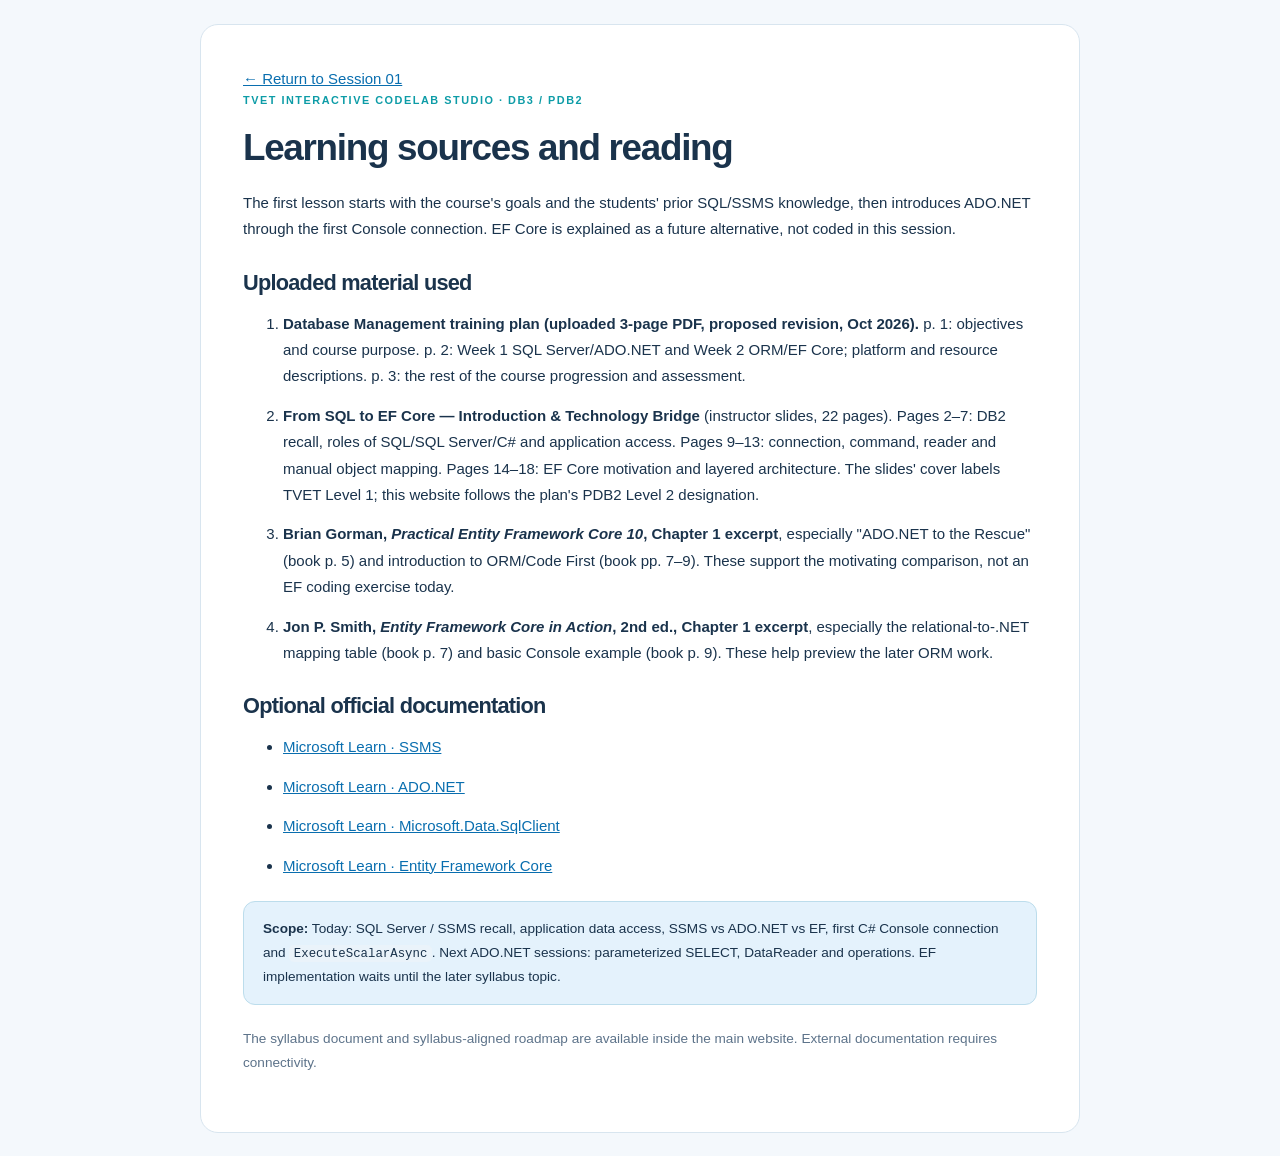
<file: sources.html>
<!doctype html><html lang="en"><head><meta charset="utf-8"><meta name="viewport" content="width=device-width,initial-scale=1"><title>DB3 Session 01 · Reading &amp; Sources</title><link rel="stylesheet" href="css/style.css"><style>body{padding:24px}.reader{max-width:880px;margin:0 auto;background:var(--surface);border:1px solid var(--border);border-radius:18px;padding:clamp(20px,4vw,42px)}.reader h1{font-size:clamp(1.8rem,4vw,2.3rem);margin:10px 0 20px}.reader h2{margin:27px 0 12px}.reader p,.reader li{line-height:1.76}.reader li{margin-bottom:13px}.reader a{overflow-wrap:anywhere}.small{color:var(--muted);font-size:.85rem}</style></head><body><main class="reader"><a href="index.html">← Return to Session 01</a><p class="overline">TVET INTERACTIVE CODELAB STUDIO · DB3 / PDB2</p><h1>Learning sources and reading</h1><p>The first lesson starts with the course's goals and the students' prior SQL/SSMS knowledge, then introduces ADO.NET through the first Console connection. EF Core is explained as a future alternative, not coded in this session.</p><h2>Uploaded material used</h2><ol><li><strong>Database Management training plan (uploaded 3-page PDF, proposed revision, Oct 2026).</strong> p. 1: objectives and course purpose. p. 2: Week 1 SQL Server/ADO.NET and Week 2 ORM/EF Core; platform and resource descriptions. p. 3: the rest of the course progression and assessment.</li><li><strong>From SQL to EF Core — Introduction &amp; Technology Bridge</strong> (instructor slides, 22 pages). Pages 2–7: DB2 recall, roles of SQL/SQL Server/C# and application access. Pages 9–13: connection, command, reader and manual object mapping. Pages 14–18: EF Core motivation and layered architecture. The slides' cover labels TVET Level 1; this website follows the plan's PDB2 Level 2 designation.</li><li><strong>Brian Gorman, <em>Practical Entity Framework Core 10</em>, Chapter 1 excerpt</strong>, especially "ADO.NET to the Rescue" (book p. 5) and introduction to ORM/Code First (book pp. 7–9). These support the motivating comparison, not an EF coding exercise today.</li><li><strong>Jon P. Smith, <em>Entity Framework Core in Action</em>, 2nd ed., Chapter 1 excerpt</strong>, especially the relational-to-.NET mapping table (book p. 7) and basic Console example (book p. 9). These help preview the later ORM work.</li></ol><h2>Optional official documentation</h2><ul><li><a href="https://learn.microsoft.com/en-us/sql/ssms/sql-server-management-studio-ssms" rel="noopener" target="_blank">Microsoft Learn · SSMS</a></li><li><a href="https://learn.microsoft.com/en-us/dotnet/framework/data/adonet/" rel="noopener" target="_blank">Microsoft Learn · ADO.NET</a></li><li><a href="https://learn.microsoft.com/en-us/sql/connect/ado-net/microsoft-ado-net-sql-server" rel="noopener" target="_blank">Microsoft Learn · Microsoft.Data.SqlClient</a></li><li><a href="https://learn.microsoft.com/en-us/ef/core/" rel="noopener" target="_blank">Microsoft Learn · Entity Framework Core</a></li></ul><div class="notice"><strong>Scope:</strong> Today: SQL Server / SSMS recall, application data access, SSMS vs ADO.NET vs EF, first C# Console connection and <code>ExecuteScalarAsync</code>. Next ADO.NET sessions: parameterized SELECT, DataReader and operations. EF implementation waits until the later syllabus topic.</div><p class="small">The syllabus document and syllabus-aligned roadmap are available inside the main website. External documentation requires connectivity.</p></main></body></html>
</file>
<file: css/style.css>
:root {
    color-scheme: light;
    --navy: #102d49;
    --deep: #0c243c;
    --blue: #096eaf;
    --bright: #0d83c9;
    --teal: #0d9ca7;
    --text: #1a334c;
    --muted: #5d738a;
    --bg: #f4f8fc;
    --surface: #fff;
    --border: #d8e5ef;
    --soft: #eaf3fa;
    --soft-blue: #e4f2fc;
    --soft-teal: #e5f7f5;
    --purple: #625bad;
    --shadow: 0 12px 32px rgba(27, 68, 104, .06);
}

:root[data-theme="dark"] {
    color-scheme: dark;
    --navy: #0b1f33;
    --deep: #081829;
    --blue: #66bdf8;
    --bright: #52b0ee;
    --teal: #55d5d5;
    --text: #eaf4ff;
    --muted: #b0c4d7;
    --bg: #0a1829;
    --surface: #13283d;
    --border: #344f66;
    --soft: #172f46;
    --soft-blue: #193e58;
    --soft-teal: #153d43;
    --purple: #b7afff;
    --shadow: 0 12px 28px rgba(0, 0, 0, .14);
}

* {
    box-sizing: border-box;
}

html {
    scroll-behavior: smooth;
}

body {
    margin: 0;
    font-family: Inter, "Segoe UI", Arial, sans-serif;
    color: var(--text);
    background: var(--bg);
    line-height: 1.63;
    font-size: 15px;
}

button,
input,
textarea {
    font: inherit;
}

button {
    cursor: pointer;
}

button:disabled {
    cursor: not-allowed;
    opacity: .43;
}

button:focus-visible,
a:focus-visible,
input:focus-visible,
textarea:focus-visible,
summary:focus-visible {
    outline: 3px solid #20c4ce;
    outline-offset: 3px;
}

button,
a {
    -webkit-tap-highlight-color: transparent;
}

a {
    color: var(--blue);
}

p {
    margin: 0 0 15px;
}

h1,
h2,
h3 {
    letter-spacing: -.035em;
    line-height: 1.2;
    margin: 0;
}

h1 {
    font-size: clamp(2.1rem, 4vw, 3.2rem);
    font-weight: 830;
}

h2 {
    font-size: 1.36rem;
}

h3 {
    font-size: 1.04rem;
}

small {
    font-size: .76rem;
}

code {
    font-family: Consolas, "SFMono-Regular", monospace;
    font-size: .91em;
    background: var(--soft);
    padding: .13em .35em;
    border-radius: 5px;
}

img {
    max-width: 100%;
}

button[hidden],
[hidden] {
    display: none !important;
}

.sr-only {
    position: absolute;
    width: 1px;
    height: 1px;
    padding: 0;
    margin: -1px;
    overflow: hidden;
    clip: rect(0, 0, 0, 0);
    white-space: nowrap;
    border: 0;
}

.skip-link {
    position: fixed;
    z-index: 400;
    top: -60px;
    left: 15px;
    background: #fff;
    color: #112d44;
    padding: 10px 19px;
}

.skip-link:focus {
    top: 10px;
}

.shell {
    display: flex;
    min-height: 100vh;
}

.sidebar {
    position: fixed;
    z-index: 40;
    top: 0;
    left: 0;
    bottom: 0;
    width: 295px;
    display: flex;
    flex-direction: column;
    overflow-y: auto;
    background: var(--deep);
    color: #e6f5ff;
    border-right: 1px solid #183c56;
    scrollbar-width: thin;
    scrollbar-color: #37516d transparent;
}

.brand {
    display: flex;
    align-items: center;
    gap: 10px;
    padding: 26px 22px 23px;
    border-bottom: 1px solid #ffffff1d;
}

.brand-mark {
    font-size: 1.46rem;
    display: grid;
    place-items: center;
    width: 41px;
    height: 41px;
    background: #14649e;
    border: 1px solid #4b9ec4;
    border-radius: 13px;
    color: #dbfcff;
}

.brand small,
.brand strong {
    display: block;
    line-height: 1.4;
    letter-spacing: .13em;
}

.brand small {
    font-size: .6rem;
    color: #97c9e9;
    font-weight: 750;
}

.brand strong {
    font-size: .82rem;
    letter-spacing: .08em;
}

.close-menu {
    display: none !important;
}

.course-block {
    padding: 27px 24px 23px;
    background: radial-gradient(circle at 0 0, rgba(38, 149, 202, .13), transparent 65%);
}

.course-code {
    font-size: .67rem;
    font-weight: 800;
    color: #7bdeea;
    letter-spacing: .07em;
}

.course-block h2 {
    font-size: 1.7rem;
    color: #fff;
    margin: 14px 0 11px;
}

.course-block p {
    font-size: .78rem;
    color: #a6bfd1;
}

.progress-heading {
    display: flex;
    justify-content: space-between;
    align-items: center;
    font-size: .74rem;
    color: #c9dcea;
    margin: 24px 0 7px;
}

.progress-heading strong {
    color: #fff;
}

.progress-bar {
    background: #284761;
    border-radius: 10px;
    height: 7px;
    overflow: hidden;
}

.progress-bar>div {
    background: linear-gradient(90deg, #24d0c0, #3ab4f7);
    height: 100%;
    width: 0;
    transition: width .25s;
}

.step-nav {
    list-style: none;
    padding: 8px 13px;
    margin: 0;
}

.step-nav li {
    margin: 3px 0;
}

.step-link {
    width: 100%;
    display: flex;
    align-items: center;
    gap: 12px;
    text-align: left;
    border: 1px solid transparent;
    background: transparent;
    color: #c2d9e9;
    padding: 12px 12px;
    border-radius: 11px;
    transition: background .15s;
    color: inherit;
}

.step-link:hover {
    background: #ffffff0d;
}

.step-link.active {
    background: #1b4562;
    color: #fff;
    border-color: #42738c;
    box-shadow: inset 3px 0 #27c7d4;
}

.step-num {
    display: grid;
    place-items: center;
    border: 1px solid #476176;
    border-radius: 9px;
    flex: none;
    width: 33px;
    height: 33px;
    font-size: .68rem;
    font-weight: 850;
    color: #add6ec;
}

.step-link.active .step-num {
    color: #091f36;
    background: #9ae5e9;
    border-color: #9ae5e9;
}

.step-link>span:nth-child(2) {
    font-size: .82rem;
    font-weight: 710;
    line-height: 1.35;
    flex: 1;
}

.step-link small {
    display: block;
    margin-top: 4px;
    font-weight: 400;
    color: #98aec0;
    font-size: .7rem;
}

.step-link.active small {
    color: #b6d9ec;
}

.tick {
    opacity: 0;
    color: #8be8c7;
    font-weight: 800;
}

.step-link.done .tick {
    opacity: 1;
}

.sidebar-resources {
    border-top: 1px solid #ffffff17;
    margin: 17px 22px 0;
    padding: 18px 2px 0;
    display: grid;
    gap: 7px;
}

.sidebar-resources>span {
    font-size: .6rem;
    font-weight: 800;
    letter-spacing: .13em;
    color: #6fa0bb;
    margin-bottom: 5px;
}

.sidebar-resources button,
.sidebar-resources a {
    text-decoration: none;
    background: none;
    text-align: left;
    border: none;
    color: #c5d9e7;
    font-size: .76rem;
    padding: 7px 0;
}

.sidebar-resources button:hover,
.sidebar-resources a:hover {
    color: #8ce9e8;
}

.sidebar-foot {
    padding: 23px 24px 29px;
    margin-top: auto;
    font-size: .7rem;
    color: #7999b0;
    line-height: 1.8;
}

.workspace {
    margin-left: 295px;
    width: calc(100% - 295px);
    min-width: 0;
}

.topbar {
    height: 71px;
    display: flex;
    align-items: center;
    justify-content: space-between;
    padding: 0 clamp(23px, 4.4vw, 65px);
    gap: 16px;
    border-bottom: 1px solid var(--border);
    background: var(--surface);
    position: sticky;
    top: 0;
    z-index: 12;
}

.breadcrumb {
    font-size: .69rem;
    font-weight: 850;
    letter-spacing: .09em;
    color: var(--muted);
}

.breadcrumb span {
    color: var(--teal);
    margin: 0 9px;
}

.breadcrumb b {
    color: var(--blue);
}

.top-actions {
    display: flex;
    align-items: center;
    gap: 11px;
}

.time-pill,
.duration {
    white-space: nowrap;
    color: var(--blue);
    border: 1px solid var(--border);
    border-radius: 20px;
    background: var(--soft-blue);
    font-weight: 800;
    padding: 5px 12px;
    font-size: .68rem;
    letter-spacing: .04em;
}

.icon-btn {
    border: 1px solid var(--border);
    background: var(--surface);
    color: var(--text);
    border-radius: 10px;
    width: 38px;
    height: 38px;
    display: grid;
    place-items: center;
    font-size: 1.3rem;
}

.menu-btn {
    display: none;
}

.main {
    max-width: 1230px;
    margin: auto;
    padding: clamp(23px, 4vw, 54px) clamp(21px, 4.4vw, 66px) 55px;
    min-height: 80vh;
}

.lesson {
    animation: enter .23s ease-out;
}

.lesson[hidden] {
    display: none;
}

@keyframes enter {
    from {
        opacity: .5;
        transform: translateY(7px);
    }
    to {
        opacity: 1;
        transform: translateY(0);
    }
}

.hero {
    display: grid;
    grid-template-columns: 1.35fr .7fr;
    background: linear-gradient(125deg, #f4faff, #e5f2fb 68%, #dceff7);
    color: #133852;
    border-radius: 23px;
    padding: clamp(26px, 4vw, 43px);
    position: relative;
    min-height: 345px;
    box-shadow: var(--shadow);
    border: 1px solid #d5e8f3;
}

.hero:after {
    content: "";
    position: absolute;
    inset: auto 0 0 auto;
    width: 65%;
    height: 30%;
    background: linear-gradient(120deg, transparent, #a9dbea30);
    transform: skew(-28deg);
}

.hero-main {
    z-index: 1;
    position: relative;
    align-self: center;
}

.eyebrow,
.overline,
.card-tag,
.tiny-label {
    font-size: .68rem;
    font-weight: 900;
    letter-spacing: .14em;
    color: var(--teal);
}

.hero h1 {
    margin: 13px 0 15px;
    font-size: clamp(2.3rem, 4.5vw, 3.85rem);
    line-height: 1.08;
    color: #102f4b;
}

.hero h1 em {
    color: #078fbd;
    font-style: normal;
}

.hero p {
    font-size: .95rem;
    color: #526e86;
    max-width: 575px;
    line-height: 1.7;
    margin-bottom: 18px;
}

.chips {
    display: flex;
    flex-wrap: wrap;
    gap: 8px;
}

.chips span {
    font-size: .67rem;
    font-weight: 800;
    background: #ffffffb8;
    border: 1px solid #c6e2ef;
    color: #22648a;
    padding: 6px 11px;
    border-radius: 20px;
}

.hero-art {
    position: relative;
    min-height: 260px;
}

.art-disc {
    width: 255px;
    height: 255px;
    position: absolute;
    top: 4%;
    right: 5%;
    border-radius: 50%;
    display: grid;
    place-items: center;
    background: radial-gradient(circle, #f9feff 0 43%, #b9e1f3 44% 53%, #d5eaf6 54% 100%);
    box-shadow: inset 0 0 0 1px #bed9ec;
}

.database-stack {
    width: 150px;
    display: flex;
    flex-direction: column;
    gap: 0;
    filter: drop-shadow(2px 9px 12px #2e80ae47);
}

.database-stack i {
    position: relative;
    display: block;
    background: linear-gradient(100deg, #1c76c4, #3eace1);
    height: 48px;
    border-radius: 1px 1px 38% 38% / 1px 1px 30% 30%;
    border-bottom: 4px solid white;
}

.database-stack i:before {
    content: "";
    position: absolute;
    left: 0;
    right: 0;
    top: -12px;
    height: 27px;
    border-radius: 50%;
    background: linear-gradient(100deg, #4798d7, #236fbc);
    border: 2px solid #e5f9ff;
}

.art-chip {
    position: absolute;
    border: 1px solid #a6d9e8;
    background: #ffffffeb;
    border-radius: 12px;
    padding: 11px 15px;
    box-shadow: 0 6px 15px #16548b17;
    color: #52728d;
    font-size: .58rem;
    font-weight: 800;
    letter-spacing: .08em;
    z-index: 2;
}

.art-chip b {
    font-size: .95rem;
    color: #087cac;
    margin-left: 8px;
}

.art-chip-a {
    right: 5%;
    bottom: 1%;
}

.art-chip-b {
    left: 2%;
    top: 22%;
}

.art-dots {
    position: absolute;
    right: -10%;
    bottom: 6%;
    height: 58px;
    width: 58px;
    opacity: .3;
    background-image: radial-gradient(#5caac3 2px, transparent 3px);
    background-size: 13px 13px;
}

.heading-row,
.section-header,
.section-heading {
    display: flex;
    align-items: flex-start;
    justify-content: space-between;
    gap: 20px;
    margin: 34px 0 16px;
}

.heading-row h2 {
    margin: 7px 0 0;
}

.heading-row.compact {
    align-items: center;
    margin-top: 28px;
}

.heading-row.compact h3 {
    margin: 0;
}

.heading-row small,
.section-heading p {
    color: var(--muted);
}

.section-header {
    margin: 0 0 15px;
    align-items: center;
}

.lesson>h1 {
    margin: 0 0 14px;
}

.lead {
    color: var(--muted);
    font-size: .99rem;
    line-height: 1.82;
    max-width: 950px;
    margin: 0 0 23px;
}

.lead strong {
    color: var(--text);
}

.dash-note {
    display: flex;
    align-items: center;
    gap: 16px;
    border: 1px solid #bfe7ec;
    background: linear-gradient(115deg, var(--soft-teal), var(--surface));
    padding: 12px 22px 13px 11px;
    border-radius: 17px;
    margin: 21px 0 24px;
}

.dash-note img {
    width: 96px;
    max-height: 108px;
    object-fit: contain;
    flex: none;
    object-position: center;
}

.dash-note strong {
    color: var(--text);
    font-size: .92rem;
}

.dash-note p {
    font-size: .85rem;
    color: var(--muted);
    margin: 5px 0 0;
    line-height: 1.65;
}

.activity,
.concept-card,
.small-card,
.question,
.tool-cards article {
    background: var(--surface);
    border: 1px solid var(--border);
    border-radius: 17px;
    box-shadow: var(--shadow);
}

.activity {
    padding: clamp(17px, 2.5vw, 27px);
    margin: 15px 0 23px;
}

.activity h2 {
    margin: 0 0 11px;
}

.activity-prompt {
    font-size: .95rem;
    font-weight: 720;
    margin: 0 0 17px;
}

.choice-grid {
    display: grid;
    grid-template-columns: repeat(3, minmax(0, 1fr));
    gap: 9px;
}

.choice-grid button {
    color: var(--text);
    background: var(--bg);
    border: 1px solid var(--border);
    text-align: left;
    border-radius: 11px;
    padding: 12px 15px;
    line-height: 1.52;
    font-size: .84rem;
    min-height: 63px;
    transition: transform .15s, border-color .15s;
}

.choice-grid button:hover {
    border-color: var(--blue);
    transform: translateY(-1px);
}

.choice-grid button.is-correct {
    border-color: #1dbea8;
    background: var(--soft-teal);
}

.choice-grid button.is-wrong {
    border-color: #d77d81;
    background: rgba(200, 85, 85, .08);
}

.feedback {
    min-height: 22px;
    color: var(--muted);
    font-size: .83rem;
    line-height: 1.7;
    margin: 12px 0 0;
}

.feedback.success {
    color: var(--teal);
    font-weight: 720;
}

.feedback.error {
    color: #be6e50;
}

.timeline {
    display: grid;
    grid-template-columns: repeat(4, minmax(0, 1fr));
    gap: 10px;
}

.timeline-item {
    background: var(--surface);
    border: 1px solid var(--border);
    border-radius: 12px;
    padding: 13px;
    min-height: 93px;
}

.timeline-item b {
    display: block;
    font-size: .67rem;
    letter-spacing: .07em;
    color: var(--blue);
    margin-bottom: 5px;
}

.timeline-item strong {
    font-size: .83rem;
    display: block;
    line-height: 1.35;
}

.timeline-item small {
    color: var(--muted);
}

.notice,
.note-inline {
    border-radius: 12px;
    padding: 15px 19px;
    background: var(--soft-blue);
    border: 1px solid #bcddec;
    color: var(--text);
    font-size: .85rem;
    margin: 22px 0;
    line-height: 1.75;
}

.notice.secondary {
    background: var(--soft-teal);
    border-color: #8bd5d3;
}

.grid-two,
.grid-three,
.tool-cards {
    display: grid;
    grid-template-columns: repeat(2, minmax(0, 1fr));
    gap: 14px;
    margin: 20px 0;
}

.grid-three {
    grid-template-columns: repeat(3, minmax(0, 1fr));
}

.concept-card,
.small-card {
    padding: 22px;
}

.concept-card.accent {
    border-top: 3px solid var(--teal);
}

.concept-card h3 {
    margin: 8px 0 12px;
}

.concept-card p,
.small-card p {
    font-size: .84rem;
    color: var(--muted);
    margin: 10px 0 0;
}

.small-card {
    padding: 17px;
}

.small-card h3 {
    margin: 6px 0 0;
}

.raw-data {
    background: var(--bg);
    display: flex;
    flex-wrap: wrap;
    gap: 7px;
    padding: 17px;
    border-radius: 10px;
    min-height: 119px;
    align-items: center;
}

.raw-data span {
    padding: 4px 12px;
    background: var(--soft-blue);
    border: 1px solid var(--border);
    border-radius: 8px;
    font-weight: 760;
}

.mini-record {
    display: grid;
    grid-template-columns: 1fr 1fr;
    gap: 5px;
    background: var(--bg);
    padding: 11px;
    border-radius: 10px;
    font-size: .77rem;
}

.mini-record span {
    color: var(--muted);
}

.mini-record b {
    color: var(--text);
}

.section-heading {
    align-items: center;
    margin: 31px 0 13px;
}

.section-heading h2 {
    font-size: 1.23rem;
}

.section-heading p {
    font-size: .85rem;
    margin: 7px 0 0;
}

.activity-pill,
.studio-badge {
    font-size: .64rem;
    letter-spacing: .06em;
    color: var(--teal);
    background: var(--soft-teal);
    border-radius: 20px;
    padding: 6px 10px;
    font-weight: 860;
    white-space: nowrap;
}

.before-after {
    display: grid;
    grid-template-columns: 1fr 1.2fr;
    gap: 14px;
}

.before-after>div {
    min-width: 0;
}

.before-after h3 {
    font-size: .86rem;
    margin: 0 0 8px;
}

.sticky-lines {
    background: var(--bg);
    padding: 20px;
    border-radius: 11px;
    border: 1px dashed var(--border);
    font-family: Consolas, monospace;
    line-height: 2.15;
    font-size: .83rem;
    min-height: 177px;
}

.muted-preview {
    filter: grayscale(1);
    opacity: .4;
}

.table-holder {
    width: 100%;
    overflow-x: auto;
    border: 1px solid var(--border);
    border-radius: 11px;
    background: var(--surface);
}

table {
    width: 100%;
    border-collapse: collapse;
    text-align: left;
    font-size: .83rem;
    min-width: 290px;
}

table caption {
    text-align: left;
    font-weight: 850;
    color: var(--blue);
    padding: 10px 14px;
    background: var(--soft);
}

th {
    background: var(--soft-blue);
    color: var(--text);
    font-size: .75rem;
    font-weight: 800;
}

td,
th {
    padding: 13px 14px;
    border-bottom: 1px solid var(--border);
}

tbody tr:last-child td {
    border-bottom: 0;
}

.activity-bar {
    display: flex;
    align-items: center;
    gap: 10px;
    flex-wrap: wrap;
    margin: 17px 0 2px;
}

.btn {
    display: inline-flex;
    align-items: center;
    justify-content: center;
    gap: 7px;
    border-radius: 10px;
    padding: 10px 15px;
    text-decoration: none;
    border: 1px solid var(--border);
    font-size: .82rem;
    font-weight: 800;
    line-height: 1.5;
    transition: transform .12s, background .12s;
}

.btn:hover:not(:disabled) {
    transform: translateY(-1px);
}

.btn.primary {
    background: #086eb0;
    border-color: #086eb0;
    color: white;
}

.btn.primary:hover {
    background: #095c92;
}

.btn.subtle {
    background: var(--surface);
    color: var(--text);
}

.btn.outline {
    background: var(--soft-teal);
    border-color: #76c9cd;
    color: var(--text);
}

.btn.outline.done {
    background: #138e82;
    color: #fff;
}

.figure {
    margin: 24px 0 18px;
    padding: 15px;
    background: var(--surface);
    border: 1px solid var(--border);
    border-radius: 16px;
}

.figure img {
    display: block;
    max-height: 360px;
    width: 100%;
    object-fit: contain;
    border-radius: 12px;
}

.figure figcaption {
    font-size: .76rem;
    color: var(--muted);
    margin: 11px 4px 2px;
    line-height: 1.55;
}

.layers {
    display: flex;
    justify-content: center;
    align-items: center;
    gap: 10px;
    flex-wrap: wrap;
}

.layers button {
    border: 1px solid var(--border);
    background: var(--soft);
    border-radius: 13px;
    padding: 15px 17px;
    min-width: 130px;
    color: var(--text);
    font-size: .91rem;
    font-weight: 800;
}

.layers button.active {
    background: #176b9d;
    border-color: #176b9d;
    color: #fff;
    box-shadow: 0 0 0 3px #17a2d42e;
}

.layers>span {
    font-size: 1.5rem;
    color: var(--teal);
}

.layer-detail {
    margin-top: 18px;
    padding: 17px 22px;
    background: var(--soft-blue);
    border: 1px solid var(--border);
    border-radius: 12px;
    min-height: 100px;
}

.layer-detail strong {
    font-size: .91rem;
}

.layer-detail p {
    font-size: .84rem;
    color: var(--muted);
    margin: 5px 0 0;
}

.question {
    padding: 19px 22px;
    margin: 20px 0;
}

.question h3 {
    margin-bottom: 8px;
}

.question p {
    font-size: .85rem;
    color: var(--muted);
}

details {
    border-top: 1px solid var(--border);
    margin-top: 10px;
    padding-top: 9px;
}

summary {
    font-weight: 800;
    color: var(--blue);
    font-size: .82rem;
    cursor: pointer;
}

details p {
    margin: 10px 0 0;
}

.tool-cards {
    grid-template-columns: repeat(4, minmax(0, 1fr));
}

.tool-cards article {
    padding: 19px 16px;
}

.tool-cards article h3 {
    margin: 12px 0 8px;
    font-size: .99rem;
}

.tool-cards article p {
    font-size: .79rem;
    color: var(--muted);
    margin: 0;
}

.tool-icon {
    display: grid;
    place-items: center;
    width: 48px;
    height: 44px;
    border-radius: 12px;
    font-weight: 900;
    font-size: 1.14rem;
}

.tool-icon.blue {
    background: #e4f3fd;
    color: #1877ba;
}

.tool-icon.teal {
    background: #dff7f4;
    color: #009a9b;
}

.tool-icon.violet {
    background: #eee8fb;
    color: #7665b8;
}

.tool-icon.amber {
    background: #fff3db;
    color: #b8771f;
}

.legend {
    display: flex;
    gap: 15px;
    flex-wrap: wrap;
    font-size: .77rem;
    color: var(--muted);
    margin-bottom: 13px;
}

.legend>span {
    display: flex;
    align-items: center;
    gap: 6px;
}

.legend-dot {
    width: 10px;
    height: 10px;
    border-radius: 2px;
}

.lg-col {
    background: #d6edff;
}

.lg-row {
    background: #bbf0e4;
}

.lg-cell {
    background: #f8df9d;
}

#tableExplorer th,
#tableExplorer td {
    padding: 0;
}

#tableExplorer th button,
#tableExplorer td button,
#studentDept button {
    border: 0;
    color: inherit;
    background: transparent;
    display: block;
    width: 100%;
    text-align: left;
    padding: 13px 14px;
}

#tableExplorer th button:hover,
#tableExplorer td button:hover,
#studentDept button:hover {
    background: #40b5c322;
}

#tableExplorer td,
#tableExplorer th {
    transition: background .15s;
}

#tableExplorer .highlight-col {
    background: #d7ecff !important;
    color: #14324e;
}

#tableExplorer .highlight-row {
    background: #c6f5e8 !important;
    color: #143c37;
}

#tableExplorer .highlight-cell {
    background: #ffeab4 !important;
    color: #5d4317;
}

#tableExplorer :is(.highlight-col, .highlight-row, .highlight-cell) button {
    color: inherit;
}

.explorer-feedback {
    background: var(--soft);
    border-left: 3px solid var(--teal);
    border-radius: 8px;
    padding: 13px 17px;
    margin-top: 13px;
}

.explorer-feedback p {
    font-size: .82rem;
    color: var(--muted);
    margin: 3px 0 0;
}

.relationship-view {
    display: grid;
    grid-template-columns: 1fr auto 1.1fr;
    align-items: center;
    gap: 10px;
}

.rel-panel {
    min-width: 0;
}

.rel-panel h3 {
    margin: 0 0 9px;
    font-size: .9rem;
}

.rel-panel h3 small {
    display: block;
    font-size: .71rem;
    letter-spacing: 0;
    font-weight: 500;
    color: var(--muted);
    margin-top: 3px;
}

.rel-connector {
    font-size: 1.9rem;
    color: var(--teal);
}

#deptTable tr.chosen td,
#studentDept button.chosen {
    background: var(--soft-teal);
    color: var(--text);
    font-weight: 800;
}

.design-studio {
    border: 1px solid #b9dfe9;
}

.studio-top {
    display: flex;
    align-items: center;
    justify-content: space-between;
    gap: 10px;
}

.studio-top h2 {
    margin: 9px 0;
}

.studio-top p {
    font-size: .83rem;
    color: var(--muted);
}

.field-grid {
    display: grid;
    grid-template-columns: repeat(2, minmax(0, 1fr));
    gap: 9px;
    margin: 18px 0;
}

.field-grid label {
    border: 1px solid var(--border);
    border-radius: 11px;
    padding: 12px;
    display: flex;
    align-items: center;
    gap: 11px;
    cursor: pointer;
    background: var(--bg);
}

.field-grid label:has(input:checked) {
    background: var(--soft-teal);
    border-color: #96d5d7;
}

.field-grid input {
    width: 18px;
    height: 18px;
    accent-color: #0792a1;
}

.field-grid b,
.field-grid small {
    display: block;
}

.field-grid b {
    font-size: .82rem;
}

.field-grid small {
    color: var(--muted);
    font-size: .75rem;
}

.schema-preview {
    min-height: 75px;
    display: grid;
    align-items: center;
    margin-top: 19px;
}

.schema-preview>.muted {
    padding: 20px;
}

.schema-preview table {
    width: 100%;
}

.muted {
    color: var(--muted);
    font-size: .84rem;
}

.quiz-stack {
    display: grid;
    gap: 11px;
}

.quiz-card {
    border: 1px solid var(--border);
    background: var(--surface);
    border-radius: 13px;
    padding: 16px 19px;
}

.quiz-card>strong {
    font-size: .86rem;
    display: block;
    margin-bottom: 10px;
}

.quiz-options {
    display: flex;
    gap: 8px;
    flex-wrap: wrap;
}

.quiz-options button {
    background: var(--bg);
    border: 1px solid var(--border);
    border-radius: 8px;
    padding: 8px 12px;
    color: var(--text);
    font-size: .8rem;
}

.quiz-options button.is-correct {
    background: var(--soft-teal);
    border-color: #2cb4a9;
    font-weight: 800;
}

.quiz-options button.is-wrong {
    background: #ffeaea;
    border-color: #dc9999;
    color: #7a2d31;
}

.quiz-explain {
    font-size: .78rem;
    color: var(--muted);
    margin: 10px 0 0;
    min-height: 18px;
}

.review-status {
    font-size: .86rem;
    font-weight: 800;
    background: var(--soft-blue);
    border-radius: 12px;
    padding: 13px 15px;
    margin: 15px 0 30px;
    color: var(--text);
}

.assignment-info {
    display: grid;
    grid-template-columns: repeat(3, minmax(0, 1fr));
    gap: 10px;
    margin: 15px 0 23px;
}

.assignment-info>div {
    background: var(--surface);
    border: 1px solid var(--border);
    border-radius: 12px;
    padding: 16px 14px;
}

.assignment-info b,
.assignment-info span {
    display: block;
    font-size: .79rem;
}

.assignment-info span {
    font-size: .76rem;
    color: var(--muted);
    margin-top: 7px;
    overflow-wrap: anywhere;
}

.worksheet {
    border: 1px solid #98d6d6;
    border-radius: 17px;
    background: var(--surface);
    padding: clamp(15px, 3vw, 27px);
    margin: 26px 0;
}

.worksheet-heading h2 {
    margin: 7px 0;
}

.worksheet-heading p {
    color: var(--muted);
    font-size: .82rem;
}

.worksheet-fields {
    display: grid;
    gap: 15px;
    margin-top: 20px;
}

.worksheet-fields label {
    display: block;
    font-size: .84rem;
    font-weight: 760;
}

.worksheet input,
.worksheet textarea {
    display: block;
    width: 100%;
    margin-top: 8px;
    border: 1px solid var(--border);
    border-radius: 9px;
    padding: 12px 14px;
    background: var(--bg);
    color: var(--text);
    resize: vertical;
    font-size: .87rem;
    line-height: 1.55;
}

.worksheet input::placeholder,
.worksheet textarea::placeholder {
    color: var(--muted);
    opacity: .8;
}

.final-dash {
    margin-top: 22px;
}

.lesson-footer {
    position: relative;
    overflow-anchor: none;
    display: flex;
    align-items: center;
    justify-content: space-between;
    gap: 16px;
    margin: 37px 0 15px;
    padding: 19px 0;
    border-top: 1px solid var(--border);
}

.footer-step {
    display: grid;
}

.footer-step small {
    font-size: .69rem;
    color: var(--blue);
    font-weight: 880;
    letter-spacing: .09em;
}

.footer-step span {
    color: var(--muted);
    font-size: .75rem;
}

.footer-buttons {
    display: flex;
    align-items: center;
    justify-content: flex-end;
    gap: 9px;
    flex-wrap: wrap;
}

.toast {
    position: fixed;
    right: 20px;
    bottom: 20px;
    z-index: 80;
    background: #102e48;
    color: white;
    border-radius: 11px;
    padding: 12px 19px;
    font-weight: 760;
    font-size: .82rem;
    box-shadow: 0 13px 30px #1116;
}

.completion {
    position: fixed;
    inset: 0;
    z-index: 110;
    display: flex;
    flex-direction: column;
    align-items: center;
    justify-content: center;
    padding: 22px;
    background: rgba(7, 22, 37, .9);
    color: #fff;
    text-align: center;
}

.completion img {
    width: 180px;
    height: 180px;
    object-fit: contain;
}

.completion h2 {
    font-size: 2.2rem;
    color: #fff;
    margin: 6px 0 12px;
}

.completion p {
    color: #cae5f0;
    max-width: 450px;
}

.confetti {
    font-size: 2rem;
    color: #5de4db;
    animation: glow 1.4s infinite alternate;
}

@keyframes glow {
    to {
        opacity: .55;
        transform: scale(1.15);
    }
}

@media (max-width:1220px) {
    .tool-cards {
        grid-template-columns: repeat(2, minmax(0, 1fr));
    }
    .hero {
        grid-template-columns: 1.3fr .7fr;
    }
    .art-disc {
        width: 205px;
        height: 205px;
        right: 0;
        top: 12%;
    }
    .database-stack {
        width: 116px;
    }
    .database-stack i {
        height: 40px;
    }
    .timeline {
        grid-template-columns: repeat(2, minmax(0, 1fr));
    }
}

@media (max-width:1000px) {
    .sidebar {
        transform: translateX(-100%);
        transition: transform .2s;
        box-shadow: 0 15px 30px #0004;
    }
    .sidebar.open {
        transform: translateX(0);
    }
    .mobile-scrim:not([hidden]) {
        position: fixed;
        inset: 0;
        z-index: 35;
        background: #071827a8;
    }
    .workspace {
        margin-left: 0;
        width: 100%;
    }
    .menu-btn {
        display: grid;
    }
    .close-menu {
        display: grid !important;
        margin-left: auto;
        color: #fff;
        border-color: #658096;
        background: #24485f;
    }
    .brand {
        padding-right: 14px;
    }
    .topbar {
        padding-inline: 22px;
    }
    .main {
        padding-inline: 25px;
    }
    .hero {
        grid-template-columns: 1fr .55fr;
    }
}

@media (max-width:720px) {
    h1 {
        font-size: 2rem;
    }
    .topbar {
        height: 62px;
        padding: 0 15px;
    }
    .breadcrumb {
        font-size: .57rem;
        letter-spacing: .02em;
    }
    .breadcrumb span {
        margin-inline: 4px;
    }
    .time-pill {
        font-size: .63rem;
        padding: 4px 8px;
    }
    .top-actions {
        gap: 6px;
    }
    .main {
        padding: 21px 14px 30px;
    }
    .hero {
        min-height: 0;
        grid-template-columns: 1fr;
        border-radius: 17px;
        padding: 25px 22px 23px;
    }
    .hero h1 {
        font-size: 2.4rem;
    }
    .hero p {
        font-size: .87rem;
        max-width: none;
    }
    .hero-art {
        display: none;
    }
    .heading-row,
    .section-heading {
        gap: 12px;
    }
    .heading-row h2,
    .section-heading h2 {
        font-size: 1.14rem;
    }
    .grid-two,
    .grid-three,
    .before-after {
        grid-template-columns: 1fr;
    }
    .choice-grid {
        grid-template-columns: 1fr;
    }
    .table-holder table {
        min-width: 340px;
    }
    .relationship-view {
        grid-template-columns: 1fr;
    }
    .rel-connector {
        transform: rotate(90deg);
        text-align: center;
    }
    .assignment-info {
        grid-template-columns: 1fr;
    }
    .lesson-footer {
        flex-direction: column;
        align-items: stretch;
    }
    .footer-buttons {
        display: grid;
        grid-template-columns: repeat(2, minmax(0, 1fr));
    }
    .footer-buttons button {
        width: 100%;
        padding: 10px 7px;
    }
    .footer-buttons #nextBtn {
        grid-column: span 2;
        grid-row: 1;
    }
    .dash-note {
        gap: 8px;
        padding: 12px;
    }
    .dash-note img {
        width: 77px;
    }
    .tool-cards {
        grid-template-columns: 1fr 1fr;
    }
    .tool-cards article {
        padding: 13px;
    }
    .field-grid {
        grid-template-columns: 1fr;
    }
    .quiz-options {
        display: grid;
    }
    .quiz-options button {
        text-align: left;
    }
    .studio-top {
        align-items: flex-start;
    }
    .studio-badge {
        font-size: .57rem;
    }
}

@media (max-width:420px) {
    .timeline {
        grid-template-columns: 1fr 1fr;
    }
    .timeline-item {
        padding: 10px;
        min-height: 87px;
    }
    .timeline-item strong {
        font-size: .76rem;
    }
    .tool-cards {
        grid-template-columns: 1fr;
    }
    .hero h1 {
        font-size: 2.06rem;
    }
    .lesson>h1 {
        font-size: 1.96rem;
    }
    .activity {
        padding: 15px;
    }
    .duration {
        font-size: .6rem;
        padding: 5px 8px;
    }
    .layers button {
        min-width: 89px;
        flex: 1;
        padding: 12px 6px;
        font-size: .76rem;
    }
    .layers {
        gap: 6px;
    }
    .layers>span {
        font-size: 1.1rem;
    }
    .worksheet {
        padding: 13px;
    }
}

:root[data-theme="dark"] .hero {
    background: linear-gradient(125deg, #153754, #1a4860 65%, #154756);
    border-color: #265772;
    color: #ebf6fe;
}

:root[data-theme="dark"] .hero h1 {
    color: #e8f7ff;
}

:root[data-theme="dark"] .hero h1 em {
    color: #60d5e8;
}

:root[data-theme="dark"] .hero p {
    color: #c7dce8;
}

:root[data-theme="dark"] .chips span {
    background: #193950;
    border-color: #32637e;
    color: #d1f1fb;
}

:root[data-theme="dark"] .figure img {
    background: #ecf5fc;
}

:root[data-theme="dark"] .sticky-lines {
    color: #e3edfa;
}

:root[data-theme="dark"] .tool-icon {
    filter: saturate(.7);
}

@media (prefers-reduced-motion:reduce) {
    html {
        scroll-behavior: auto;
    }
    *,
    *:before,
    *:after {
        animation-duration: .01ms !important;
        transition-duration: .01ms !important;
    }
}

@media print {
    @page  {
        size: A4;
        margin: 17mm
    }
    body {
        background: #fff !important;
        color: #111 !important;
        font: 11pt/1.5 Arial, sans-serif !important;
    }
    .shell {
        display: block;
    }
    .sidebar,
    .topbar,
    .lesson-footer,
    .hero,
    .lesson,
    .toast,
    .completion,
    .skip-link {
        display: none !important;
    }
    .workspace {
        margin: 0;
        width: 100%;
    }
    .main {
        margin: 0;
        padding: 0;
        max-width: none;
    }
    .lesson[data-panel="7"],
    .lesson[data-panel="7"] #worksheet {
        display: block !important;
    }
    .lesson[data-panel="7"]>*:not(#worksheet) {
        display: none !important;
    }
    #worksheet {
        margin: 0;
        padding: 0 !important;
        border: 0 !important;
        background: white !important;
        box-shadow: none !important;
    }
    .worksheet-heading {
        border-bottom: 2px solid #173f5f;
        margin-bottom: 13px;
        padding-bottom: 10px;
    }
    .worksheet-heading .overline {
        color: #1c6184;
    }
    .worksheet-heading h2 {
        font-size: 17pt;
    }
    .worksheet-heading p {
        font-size: 9pt;
        color: #333;
    }
    .worksheet-fields {
        gap: 13px;
    }
    .worksheet-fields label {
        font-size: 10pt;
        break-inside: avoid;
    }
    .worksheet input,
    .worksheet textarea {
        background: white !important;
        color: #111 !important;
        border: 1px solid #999 !important;
        resize: none !important;
        white-space: pre-wrap;
        font-size: 10pt !important;
        padding: 8px !important;
        min-height: 35px;
    }
    .worksheet textarea {
        height: auto !important;
        min-height: 55px;
    }
    .worksheet textarea#aRecords {
        min-height: 100px;
    }
    .worksheet-actions {
        display: none !important;
    }
    .worksheet>.muted {
        font-size: 9pt !important;
        color: #444 !important;
    }
    .lesson[data-panel="7"] {
        animation: none !important;
    }
}

/* Course syllabus and image roadmap — same TVET Codelab visual language */

.syllabus-panel {
    padding-bottom: 24px;
}

.syllabus-hero {
    position: relative;
    overflow: hidden;
    border-radius: 22px;
    padding: 48px 42px;
    background: linear-gradient(115deg, #102a4a 0%, #144c72 66%, #087b90 100%);
    color: white;
    box-shadow: 0 16px 38px rgba(17, 54, 86, .12);
}

.syllabus-hero:after {
    content: "";
    position: absolute;
    width: 250px;
    height: 250px;
    border: 38px solid rgba(255, 255, 255, .09);
    border-radius: 50%;
    right: -65px;
    top: -125px;
    pointer-events: none;
}

.syllabus-hero .eyebrow {
    color: #86ebde;
}

.syllabus-hero h1 {
    color: white;
    font-size: clamp(2rem, 4.2vw, 3.25rem);
    line-height: 1.1;
    margin: 18px 0;
}

.syllabus-hero h1 em {
    font-style: normal;
    color: #80e6db;
}

.syllabus-hero p {
    max-width: 690px;
    color: #e3f5ff;
    font-size: 1.07rem;
    line-height: 1.7;
}

.syllabus-hero .chips {
    margin-top: 20px;
}

.syllabus-hero .chips span {
    background: rgba(255, 255, 255, .13);
    color: white;
    border: 1px solid rgba(255, 255, 255, .24);
}

.syllabus-heading {
    margin: 36px 0 15px;
}

.roadmap-figure {
    margin: 0;
    border: 1px solid var(--border, #d6e4f0);
    background: var(--surface, white);
    border-radius: 20px;
    padding: 10px;
    overflow: hidden;
    box-shadow: 0 12px 36px rgba(20, 52, 85, .07);
}

.roadmap-figure img {
    width: 100%;
    height: auto;
    display: block;
    border-radius: 13px;
}

.roadmap-figure figcaption {
    padding: 8px 12px;
    font-size: .77rem;
    color: var(--muted, #557086);
}

.roadmap-details {
    margin-top: 16px;
    background: var(--surface, white);
    border: 1px solid var(--border, #d4e3ed);
    border-radius: 17px;
    overflow: hidden;
}

.roadmap-details summary {
    padding: 18px 20px;
    font-weight: 750;
    cursor: pointer;
    display: flex;
    justify-content: space-between;
    gap: 15px;
}

.roadmap-details summary:hover {
    color: #1673ad;
}

.roadmap-details[open] summary {
    border-bottom: 1px solid var(--border, #d4e3ed);
}

.roadmap-list {
    padding: 12px 20px 20px 20px;
    margin: 0;
    list-style: none;
    display: grid;
    gap: 8px;
}

.roadmap-list li {
    display: grid;
    grid-template-columns: 68px 1fr;
    gap: 16px;
    align-items: start;
    border-radius: 11px;
    padding: 12px;
    background: var(--surface-soft, var(--surface, #f5f9fd));
}

.roadmap-list li>span {
    font-weight: 850;
    color: #1771af;
}

.roadmap-list strong {
    display: block;
}

.roadmap-list p {
    margin: 5px 0 0;
    font-size: .9rem;
    line-height: 1.55;
}

.syllabus-toolbar {
    display: flex;
    align-items: center;
    flex-wrap: wrap;
    gap: 10px;
    margin-bottom: 12px;
}

.syllabus-toolbar>span {
    font-size: .78rem;
    color: var(--muted, #577188);
}

.pdf-viewer {
    background: var(--surface, white);
    border: 1px solid var(--border, #d4e3ed);
    border-radius: 18px;
    padding: 10px;
}

.pdf-viewer iframe {
    width: 100%;
    height: 680px;
    min-height: 380px;
    display: block;
    border: 0;
    border-radius: 12px;
    background: #f1f6fa;
}

.pdf-fallback {
    font-size: .79rem;
    color: var(--muted, #557086);
    padding: 10px 8px 4px;
}

.pdf-fallback a {
    color: #1679b0;
}

.syllabus-notice {
    margin-top: 16px;
}

.resource-invite {
    display: flex;
    align-items: center;
    justify-content: space-between;
    gap: 20px;
    margin: 22px 0;
    padding: 21px 24px;
    border-radius: 16px;
    border: 1px solid var(--border, #d4e4ee);
    background: var(--surface, white);
}

.resource-invite strong {
    font-size: 1rem;
}

.resource-invite p {
    margin: 4px 0 0;
    line-height: 1.6;
    font-size: .87rem;
}

.resource-invite .btn {
    white-space: nowrap;
}

.lesson-footer[hidden] {
    display: none !important;
}

@media (max-width:720px) {
    .syllabus-hero {
        padding: 32px 24px;
    }
    .syllabus-heading {
        margin-top: 28px;
    }
    .resource-invite {
        align-items: stretch;
        flex-direction: column;
    }
    .resource-invite .btn {
        width: 100%;
    }
    .pdf-viewer iframe {
        height: 480px;
    }
    .roadmap-figure {
        padding: 5px;
    }
    .roadmap-figure figcaption {
        font-size: .69rem;
    }
    .roadmap-details summary {
        font-size: .85rem;
    }
    .roadmap-list li {
        grid-template-columns: 58px 1fr;
        gap: 8px;
        padding: 10px;
    }
    .roadmap-list p {
        font-size: .82rem;
    }
}

@media (max-width:420px) {
    .syllabus-hero {
        padding: 26px 19px;
    }
    .syllabus-hero h1 {
        font-size: 2rem;
    }
    .pdf-viewer iframe {
        height: 380px;
    }
    .syllabus-toolbar .btn {
        flex: 1;
        min-width: 135px;
    }
    .roadmap-list {
        padding: 10px;
    }
}

@media print {
    .syllabus-panel {
        display: none !important;
    }
}

/* DBM Studio · Session 01 focused additions */

.hero {
    background: linear-gradient(117deg, #10477b 0%, #085f9d 52%, #08aebc 100%);
    border: 1px solid #4a9fc6;
    isolation: isolate;
    overflow: hidden;
}

.hero::after {
    content: "";
    position: absolute;
    inset: -45% -10% auto auto;
    width: 65%;
    height: 140%;
    background: radial-gradient(circle, #50e0f058 5%, transparent 61%);
    pointer-events: none;
    z-index: -1;
}

.hero-mascot {
    width: min(100%, 280px);
    max-height: 260px;
    object-fit: contain;
    filter: drop-shadow(0 15px 18px #0a28436b);
    margin-inline: auto;
    display: block;
}

.hero-art {
    display: flex;
    align-items: center;
    justify-content: center;
}

.comparison-grid {
    display: grid;
    grid-template-columns: repeat(3, minmax(0, 1fr));
    gap: 15px;
    margin: 25px 0;
}

.comparison-grid .concept-card {
    border-top: 4px solid #0b82c0;
    min-width: 0;
}

.comparison-grid .concept-card.accent {
    border-top-color: #12b8bc;
}

.tool-label {
    font-size: .64rem;
    font-weight: 850;
    letter-spacing: .1em;
    color: var(--teal);
}

.comparison-grid h2 {
    margin: 10px 0;
    font-size: 1.4rem;
}

.comparison-grid p {
    font-size: .84rem;
    line-height: 1.67;
}

.example-caption {
    background: var(--soft);
    border-radius: 10px;
    padding: 11px;
    margin-top: 16px !important;
    overflow-wrap: anywhere;
}

.tech-flow {
    display: grid;
    grid-template-columns: 1fr 35px 1.6fr;
    gap: 12px;
    align-items: center;
    margin: 16px 0;
}

.tech-flow:has(.flowbox:nth-child(9)) {
    grid-template-columns: 1fr 36px 1.25fr 36px 1.2fr;
}

.tech-flow .flowbox {
    background: var(--soft-blue);
    border: 1px solid var(--border);
    border-radius: 12px;
    text-align: center;
    padding: 13px 8px;
    font-weight: 840;
    font-size: .85rem;
    color: var(--text);
}

.tech-flow .flowbox small {
    display: block;
    font-size: .72rem;
    color: var(--muted);
    font-weight: 500;
}

.tech-flow .arrow {
    text-align: center;
    font-size: 1.5rem;
    color: var(--teal);
}

.tech-flow .flowbox:nth-child(1) {
    grid-column: 1;
}

.tech-flow .flowbox:nth-child(3) {
    grid-column: 3;
}

.tech-flow .flowbox:nth-child(4) {
    grid-column: 1;
}

.tech-flow .flowbox:nth-child(6) {
    grid-column: 3;
}

.tech-flow .flowbox:nth-child(8) {
    grid-column: 5;
}

.tech-flow .flowbox:nth-child(9) {
    grid-column: 1;
}

.tech-flow .flowbox:nth-child(11) {
    grid-column: 3;
}

.tech-flow .flowbox:nth-child(13) {
    grid-column: 5;
}

.tech-flow .serverbox {
    background: var(--soft-teal);
}

.tech-flow .efbox {
    background: var(--soft);
}

.scenario-tabs,
.pipeline-steps {
    display: flex;
    flex-wrap: wrap;
    gap: 9px;
    margin: 14px 0;
}

.scenario-tabs button,
.pipeline-steps button {
    border-radius: 10px;
    border: 1px solid var(--border);
    background: var(--soft);
    color: var(--text);
    padding: 10px 14px;
    font-size: .78rem;
    font-weight: 750;
}

.scenario-tabs button.active,
.pipeline-steps button.active {
    background: #096eaf;
    color: #fff;
    border-color: #096eaf;
}

.code-panel {
    background: #0e273f;
    border: 1px solid #27638d;
    border-radius: 14px;
    overflow: hidden;
    margin: 17px 0;
    box-shadow: var(--shadow);
}

.code-toolbar {
    color: #d5ebfb;
    background: #173c5a;
    padding: 10px 15px;
    display: flex;
    justify-content: space-between;
    align-items: center;
    gap: 10px;
    font-size: .77rem;
}

.code-toolbar button {
    background: #235d80;
    color: #fff;
    border: 1px solid #5283a2;
    border-radius: 7px;
    padding: 5px 12px;
    font-size: .73rem;
}

.code-panel pre {
    margin: 0;
    padding: 18px;
    color: #eaf7ff;
    overflow: auto;
    font: 13px/1.7 Consolas, monospace;
    tab-size: 2;
}

.code-panel code {
    background: transparent;
    color: inherit;
    font: inherit;
    padding: 0;
    white-space: pre;
}

.simulator {
    background: var(--soft);
}

.simulator-header {
    display: flex;
    flex-wrap: wrap;
    justify-content: space-between;
    align-items: center;
    gap: 9px;
    margin-bottom: 16px;
}

.input-row {
    display: flex;
    gap: 10px;
    flex-wrap: wrap;
}

.input-row input {
    padding: 10px 13px;
    min-width: 95px;
    max-width: 170px;
    border: 1px solid var(--border);
    background: var(--surface);
    color: var(--text);
    border-radius: 8px;
}

.query-status {
    border-left: 4px solid #0b89b4;
    margin-top: 13px;
    padding: 13px 16px;
    background: var(--surface);
    border-radius: 9px;
    font-size: .85rem;
}

.query-status.success {
    border-left-color: #18b397;
}

.task-list {
    padding-left: 23px;
    font-size: .88rem;
}

.task-list li {
    margin-bottom: 11px;
}

@media (max-width:1050px) {
    .comparison-grid {
        grid-template-columns: 1fr;
    }
}

@media (max-width:720px) {
    .hero-art {
        display: flex;
    }
    .hero-mascot {
        width: 160px;
        max-height: 145px;
    }
    .tech-flow,
    .tech-flow:has(.flowbox:nth-child(9)) {
        grid-template-columns: 1fr 24px 1fr 24px 1fr;
        gap: 5px;
    }
    .tech-flow .flowbox {
        font-size: .67rem;
        padding: 8px 4px;
    }
    .tech-flow .flowbox small {
        font-size: .6rem;
    }
    .tech-flow .arrow {
        font-size: .95rem;
    }
    .comparison-grid {
        gap: 10px;
    }
    .code-panel pre {
        font-size: 11.5px;
    }
    .input-row input {
        flex: 1;
    }
    .scenario-tabs button,
    .pipeline-steps button {
        flex: 1;
    }
}

/* DB3 Session 01 revision: course-first orientation, structured ADO.NET progression. */

.hero-intro {
    background: linear-gradient(115deg, #102d54 0%, #075eac 51%, #10bec7 100%);
    min-height: 260px;
    position: relative;
}

.hero-intro .hero-mascot {
    max-height: 270px;
    width: 100%;
    object-fit: contain;
    filter: drop-shadow(0 16px 18px #001d3a45);
}

.course-bridge {
    display: grid;
    grid-template-columns: minmax(0, 1fr) 24px minmax(0, 1fr) 24px minmax(0, 1fr);
    gap: 8px;
    align-items: center;
    margin: 22px 0 23px;
}

.course-bridge article {
    background: var(--surface);
    border: 1px solid var(--border);
    border-radius: 15px;
    padding: 18px;
    min-height: 156px;
    box-shadow: var(--shadow);
}

.course-bridge article.now {
    background: var(--soft-teal);
    border-color: #49c3bd;
}

.course-bridge .bridge-num {
    display: block;
    color: var(--blue);
    font-size: .68rem;
    font-weight: 900;
    letter-spacing: .075em;
    margin-bottom: 9px;
}

.course-bridge strong {
    display: block;
    font-size: 1rem;
    margin-bottom: 7px;
}

.course-bridge p {
    color: var(--muted);
    font-size: .82rem;
    line-height: 1.55;
    margin: 0;
}

.bridge-arrow {
    color: var(--teal);
    font-size: 1.3rem;
    font-weight: 800;
    text-align: center;
}

.outcome-grid {
    display: grid;
    grid-template-columns: repeat(2, minmax(0, 1fr));
    gap: 10px;
    margin: 15px 0;
}

.outcome-grid>div {
    background: var(--surface);
    border: 1px solid var(--border);
    padding: 15px 17px;
    border-radius: 12px;
}

.outcome-grid b {
    color: var(--blue);
    font-size: .87rem;
}

.outcome-grid p {
    color: var(--muted);
    font-size: .8rem;
    margin: 4px 0 0;
}

.course-materials {
    display: grid;
    grid-template-columns: 1.12fr 1fr;
    gap: 16px;
    align-items: stretch;
    margin: 15px 0 24px;
}

.roadmap-mini,
.pdf-mini {
    min-width: 0;
    background: var(--surface);
    border: 1px solid var(--border);
    border-radius: 17px;
    padding: 15px;
    box-shadow: var(--shadow);
}

.roadmap-mini img {
    width: 100%;
    height: 215px;
    object-fit: contain;
    border-radius: 10px;
    background: #f1f7fd;
}

.roadmap-mini p {
    font-size: .77rem;
    color: var(--muted);
    margin: 11px 0 15px;
}

.pdf-mini {
    display: flex;
    flex-direction: column;
    gap: 10px;
}

.pdf-mini-head {
    display: flex;
    gap: 8px;
    align-items: center;
    justify-content: space-between;
    flex-wrap: wrap;
}

.pdf-mini-head b {
    font-size: .84rem;
}

.pdf-mini iframe {
    display: block;
    min-width: 0;
    width: 100%;
    height: 252px;
    border: 1px solid var(--border);
    border-radius: 10px;
    background: white;
}

.pdf-mini>.btn {
    align-self: flex-start;
}

.three-session-path {
    display: grid;
    grid-template-columns: repeat(3, minmax(0, 1fr));
    gap: 11px;
    margin: 15px 0 22px;
}

.three-session-path>div {
    border: 1px solid var(--border);
    background: var(--surface);
    padding: 18px;
    border-radius: 15px;
    border-top: 3px solid var(--teal);
}

.three-session-path>div:first-child {
    background: var(--soft-blue);
    border-top-color: var(--blue);
}

.three-session-path span {
    display: block;
    color: var(--blue);
    font-size: .65rem;
    letter-spacing: .075em;
    font-weight: 850;
    margin-bottom: 7px;
}

.three-session-path strong {
    display: block;
    font-size: .9rem;
}

.three-session-path p {
    color: var(--muted);
    font-size: .8rem;
    line-height: 1.55;
    margin: 9px 0 0;
}

.tech-grid {
    grid-template-columns: repeat(3, minmax(0, 1fr));
}

.split-compare {
    display: grid;
    grid-template-columns: repeat(2, minmax(0, 1fr));
    gap: 14px;
    margin: 18px 0;
}

.split-compare>div {
    min-width: 0;
}

.tiny-label {
    display: block;
    margin-bottom: 7px;
    color: var(--blue);
    font-size: .72rem;
    letter-spacing: .09em;
    font-weight: 850;
}

.code-block {
    white-space: pre;
    overflow: auto;
    background: #102f51;
    color: #e8f9ff;
    padding: 19px 15px;
    border-radius: 12px;
    line-height: 1.7;
    margin: 0;
    min-height: 100px;
    font-size: .82rem;
}

.code-block code {
    background: transparent;
    color: inherit;
    font-size: inherit;
    padding: 0;
}

.small-muted {
    font-size: .77rem;
    color: var(--muted);
    line-height: 1.6;
    margin: 10px 0;
}

.data-flow {
    display: grid;
    gap: 19px;
    overflow-x: auto;
    margin: 20px 0;
    padding: 8px 0;
}

.flow-line {
    display: flex;
    align-items: center;
    gap: 9px;
    flex-wrap: wrap;
}

.flow-line>span:not(.flow-node) {
    color: var(--teal);
    font-size: 1.5rem;
    font-weight: 850;
}

.flow-node {
    border-radius: 11px;
    background: var(--soft-blue);
    border: 1px solid var(--border);
    padding: 13px 14px;
    font-size: .84rem;
    font-weight: 820;
    text-align: center;
    white-space: nowrap;
}

.flow-node.engine {
    background: #0b639c;
    color: #fff;
    border-color: #0b639c;
}

.flow-node.bridge-missing {
    background: #fff4e6;
    color: #b06523;
    min-width: 145px;
    border: 1px dashed #dba062;
}

.flow-node.bridge-shown {
    background: var(--soft-teal);
    border-color: var(--teal);
}

.tech-modes {
    display: inline-flex;
    gap: 7px;
    background: var(--soft);
    padding: 6px;
    border-radius: 12px;
    margin: 8px 0 5px;
    flex-wrap: wrap;
}

.tech-modes button {
    border: 0;
    border-radius: 9px;
    background: transparent;
    color: var(--text);
    font-size: .83rem;
    font-weight: 800;
    padding: 10px 18px;
}

.tech-modes button.active {
    background: #0a78b4;
    color: #fff;
}

.mode-diagram p {
    color: var(--muted);
    font-size: .85rem;
    margin: 13px 0 0;
}

.single-number {
    background: var(--soft-teal);
    border: 1px solid var(--border);
    border-radius: 12px;
    font-weight: 900;
    font-size: 2.3rem;
    padding: 9px 15px;
    margin-top: 9px;
}

.single-number span {
    color: var(--muted);
    font-size: .82rem;
    font-weight: 550;
    margin-left: 9px;
}

.lab-part {
    margin: 22px 0;
    padding: 21px;
    background: var(--surface);
    border: 1px solid var(--border);
    border-radius: 15px;
    position: relative;
    box-shadow: var(--shadow);
}

.lab-part h2 {
    padding-right: 70px;
    margin-bottom: 11px;
}

.lab-part p {
    color: var(--muted);
    font-size: .85rem;
    line-height: 1.78;
}

.lab-time {
    position: absolute;
    right: 17px;
    top: 17px;
    color: var(--blue);
    font-size: .68rem;
    font-weight: 850;
    background: var(--soft-blue);
    border-radius: 22px;
    padding: 5px 9px;
}

.code-explain {
    margin: 14px 0;
    border: 1px solid var(--border);
    padding: 13px 17px;
    border-radius: 12px;
}

.explain-lines {
    display: grid;
    gap: 3px;
    margin-top: 10px;
}

.explain-lines p {
    margin: 0;
    padding: 9px 2px;
    border-bottom: 1px solid var(--border);
}

.explain-lines p:last-child {
    border: 0;
}

.terminal-preview {
    background: #102d49;
    color: #e9faff;
    border-radius: 12px;
    font-family: Consolas, monospace;
    font-size: .87rem;
    line-height: 2;
    padding: 14px 20px;
    margin: 15px 0;
}

.terminal-preview span {
    color: #53e1d4;
}

@media (max-width:1000px) {
    .course-materials {
        grid-template-columns: 1fr;
    }
    .pdf-mini iframe {
        height: 310px;
    }
    .course-bridge {
        grid-template-columns: 1fr;
    }
    .bridge-arrow {
        transform: rotate(90deg);
    }
    .three-session-path {
        grid-template-columns: 1fr 1fr;
    }
    .tech-grid {
        grid-template-columns: 1fr;
    }
}

@media (max-width:720px) {
    .course-bridge article {
        min-height: 0;
    }
    .outcome-grid,
    .three-session-path,
    .split-compare {
        grid-template-columns: 1fr;
    }
    .pdf-mini iframe {
        height: 270px;
    }
    .flow-line {
        gap: 6px;
    }
    .flow-node {
        white-space: normal;
        padding: 10px;
        font-size: .76rem;
    }
    .tech-grid {
        grid-template-columns: 1fr;
    }
    .roadmap-mini img {
        height: auto;
    }
    .lab-part {
        padding: 16px;
    }
    .lab-part h2 {
        padding-right: 55px;
    }
    .outcome-grid>div {
        padding: 13px;
    }
    .timeline {
        grid-template-columns: 1fr 1fr;
    }
}

@media (prefers-reduced-motion:reduce) {
    .hero-intro .hero-mascot {
        animation: none;
    }
}

/* Final accessibility/overflow fixes */

.hero-intro h1 {
    color: #ffffff;
}

.hero-intro h1 em {
    color: #8df9f0;
}

.hero-intro p {
    color: #e8f7ff;
}

.hero-intro .eyebrow {
    color: #8bece9;
}

.hero-intro .hero-art {
    min-height: 0;
}

.hero-intro .chips span {
    background: #f1fbffed;
    color: #17456b;
    border-color: #d0eaff;
}

.code-shell {
    background: #102d49;
    border: 1px solid #245575;
    border-radius: 13px;
    min-width: 0;
    max-width: 100%;
    overflow: hidden;
    margin: 15px 0;
}

.code-header {
    display: flex;
    justify-content: space-between;
    align-items: center;
    gap: 12px;
    border-bottom: 1px solid #294b67;
    padding: 9px 15px;
    color: #a5ddeb;
    font-size: .75rem;
    font-weight: 800;
}

.code-header button {
    background: #20658f;
    border: 1px solid #4e8ab0;
    color: white;
    border-radius: 7px;
    padding: 5px 12px;
    font-size: .75rem;
}

.code-shell pre {
    display: block;
    max-width: 100%;
    overflow-x: auto;
    white-space: pre;
    padding: 15px 20px;
    margin: 0;
    line-height: 1.75;
    color: #e7f8ff;
    font-size: .85rem;
}

.code-shell pre code {
    background: transparent;
    color: inherit;
    white-space: inherit;
    padding: 0;
    display: block;
    min-width: 0;
}

.code-shell pre::-webkit-scrollbar {
    height: 8px;
}

.code-shell pre::-webkit-scrollbar-thumb {
    background: #45718d;
    border-radius: 8px;
}

:root[data-theme="dark"] .hero-intro {
    background: linear-gradient(115deg, #123f72 0%, #0a638f 52%, #078f99 100%);
}

:root[data-theme="dark"] .hero-intro h1 {
    color: #fff;
}

:root[data-theme="dark"] .hero-intro p {
    color: #e1f8ff;
}

@media (max-width:720px) {
    .hero-intro {
        min-height: 0;
    }
    .hero-intro .hero-art {
        min-height: 0;
        height: 145px;
    }
    .hero-intro .hero-mascot {
        max-height: 145px;
    }
    .hero-intro h1 {
        font-size: 2rem;
    }
    .hero-intro p {
        font-size: .87rem;
    }
    .code-shell pre {
        font-size: .75rem;
    }
}

/* ==========================================================
   DB3 hero — consolidated final behavior
   Desktop: original artwork, anchored to the right.
   Tablet/phone: one background, readable overlay, centered text block.
   Keep the original image file and existing HTML unchanged.
   ========================================================== */

.hero-mobile-visual {
    display: none;
}

.hero.hero-intro,
:root[data-theme="dark"] .hero.hero-intro {
    display: flex !important;
    flex-direction: row;
    align-items: center;
    justify-content: flex-start;
    grid-template-columns: none;
    width: 100%;
    min-height: 0;
    height: auto;
    aspect-ratio: 2244 / 701;
    padding: clamp(17px, 2vw, 30px) !important;
    background-color: #09548d !important;
    background-image: url("../images/dbm-header-background.webp") !important;
    background-position: center center !important;
    background-size: contain !important;
    background-repeat: no-repeat !important;
    border: 0;
    overflow: hidden;
    isolation: isolate;
}

.hero.hero-intro::before,
.hero.hero-intro::after {
    content: none !important;
    display: none !important;
}

.hero-intro .hero-art,
.hero.hero-intro .hero-art,
.hero.hero-intro .hero-mobile-visual {
    display: none !important;
}

.hero.hero-intro .hero-main {
    position: relative;
    z-index: 1;
    display: block;
    flex: 0 0 49%;
    width: 49%;
    max-width: 49%;
    min-width: 0;
    padding: 0;
    align-self: center;
}

.hero.hero-intro h1 {
    font-size: clamp(1.8rem, 3.05vw, 3.15rem);
    line-height: 1.08;
    margin: 9px 0 10px;
}

.hero.hero-intro p {
    font-size: clamp(.79rem, 1vw, .94rem);
    line-height: 1.55;
    margin-bottom: 12px;
}

.hero.hero-intro .chips {
    gap: 6px;
}

.hero.hero-intro .chips span {
    padding: 5px 9px;
}

@media (min-width: 1161px) {
    .hero.hero-intro,
    :root[data-theme="dark"] .hero.hero-intro {
        background-color: #07558e !important;
        background-size: cover !important;
        background-position: right center !important;
        aspect-ratio: auto !important;
        min-height: 325px;
        height: auto !important;
    }
}

@media (max-width: 1160px) {
    .hero.hero-intro,
    :root[data-theme="dark"] .hero.hero-intro {
        flex-direction: row !important;
        align-items: center !important;
        min-height: 340px !important;
        height: auto !important;
        aspect-ratio: auto !important;
        padding: clamp(24px, 4vw, 38px) !important;
        background-color: transparent !important;
        background-image: linear-gradient(90deg, rgba(8, 37, 72, .95), rgba(8, 37, 72, .75) 48%, rgba(8, 37, 72, .12)),
            url("../images/dbm-header-background.webp") !important;
        background-size: cover !important;
        background-position: center, 75% center !important;
    }
    .hero.hero-intro .hero-main {
        order: 1;
        flex: 0 1 auto !important;
        width: 58% !important;
        max-width: 58% !important;
        padding: 0 !important;
        align-self: center !important;
        margin-top: auto !important;
        margin-bottom: auto !important;
    }
}

@media (max-width: 900px) {
    .hero.hero-intro .hero-mobile-visual img {
        display: block;
        width: 100%;
        max-width: 100%;
        height: auto;
        object-fit: contain;
        object-position: center;
        border: 0;
    }
}

@media (max-width: 760px) {
    .hero.hero-intro h1 {
        font-size: clamp(2rem, 8vw, 2.6rem);
        line-height: 1.1;
    }
    .hero.hero-intro p {
        font-size: .88rem;
    }
}

@media (max-width: 720px) {
    .hero.hero-intro p {
        max-width: 100%;
    }
}

@media (max-width: 600px) {
    .hero.hero-intro .hero-main {
        width: 100% !important;
        max-width: 100% !important;
    }
    .hero.hero-intro,
    :root[data-theme="dark"] .hero.hero-intro {
        background-image: linear-gradient(90deg, rgba(8, 37, 72, .94), rgba(8, 37, 72, .80) 55%, rgba(8, 37, 72, .40)),
            url("../images/dbm-header-background.webp") !important;
    }
}

.ado-map {
    --ink: #17324f;
    --muted: #57728d;
    --stroke: #cbdfea;
    --sky: #eaf6ff;
    --blue: #126ca8;
    --navy: #0e3050;
    --teal: #008c96;
    --surface: #fff;
    margin: 26px 0;
    padding: clamp(16px, 3vw, 27px);
    border: 1px solid var(--stroke);
    border-radius: 20px;
    background: linear-gradient(145deg, #f6fbff, #f0f8fd);
    color: var(--ink);
    font: inherit;
    box-shadow: 0 12px 34px rgba(20, 71, 112, .07);
}

.ado-map * {
    box-sizing: border-box;
}

.ado-map__eyebrow {
    font-size: 11px;
    letter-spacing: .13em;
    font-weight: 850;
    color: #117b9a;
    text-transform: uppercase;
}

.ado-map__header {
    display: flex;
    gap: 15px;
    align-items: flex-start;
    justify-content: space-between;
    flex-wrap: wrap;
}

.ado-map h3 {
    margin: 7px 0 9px;
    font-size: clamp(1.25rem, 2.2vw, 1.65rem);
    line-height: 1.24;
    color: var(--ink);
}

.ado-map__intro {
    color: var(--muted);
    max-width: 730px;
    line-height: 1.65;
    margin: 0 0 15px;
    font-size: .94rem;
}

.ado-map__controls {
    display: flex;
    flex-wrap: wrap;
    gap: 8px;
    margin-bottom: 18px;
}

.ado-map button {
    font: inherit;
    cursor: pointer;
}

.ado-map__btn {
    background: #0d73b2;
    color: white;
    border: 1px solid #0d73b2;
    border-radius: 10px;
    padding: 10px 15px;
    font-weight: 750;
    font-size: .86rem;
    box-shadow: 0 3px 0 #07517d;
}

.ado-map__btn:hover {
    background: #095d98;
}

.ado-map__btn:focus-visible,
.ado-map__node:focus-visible {
    outline: 3px solid #e5a022;
    outline-offset: 3px;
}

.ado-map__btn--ghost {
    background: white;
    color: #176188;
    border-color: #b4d2e2;
    box-shadow: none;
}

.ado-map__btn--ghost:hover {
    background: #e9f5fc;
}

.ado-map__btn:disabled {
    opacity: .55;
    cursor: default;
}

.ado-map__count {
    display: inline-flex;
    align-items: center;
    margin-left: auto;
    gap: 8px;
    font-size: .8rem;
    font-weight: 800;
    color: #246487;
}

.ado-map__track {
    width: 76px;
    height: 7px;
    background: #d1e5f3;
    border-radius: 100px;
    overflow: hidden;
}

.ado-map__progress {
    display: block;
    width: 0;
    height: 100%;
    background: linear-gradient(90deg, #13aaba, #137ab6);
    transition: width .25s;
}

.ado-map__app,
.ado-map__database {
    border-radius: 12px;
    text-align: center;
    padding: 11px 15px;
    font-weight: 800;
}

.ado-map__app {
    background: linear-gradient(90deg, #123c63, #16648a);
    color: #fff;
}

.ado-map__app small,
.ado-map__database small {
    display: block;
    font-size: .74rem;
    font-weight: 500;
    opacity: .82;
    margin-top: 3px;
}

.ado-map__vertical-arrow {
    height: 26px;
    width: 2px;
    background: #9ab9cc;
    margin: 0 auto;
    position: relative;
}

.ado-map__vertical-arrow::after {
    content: "";
    position: absolute;
    left: -5px;
    bottom: -1px;
    border-left: 6px solid transparent;
    border-right: 6px solid transparent;
    border-top: 8px solid #9ab9cc;
}

.ado-map__provider {
    background: var(--surface);
    border: 1px solid #9ec8df;
    border-radius: 15px;
    padding: 14px;
}

.ado-map__provider-top {
    display: flex;
    justify-content: space-between;
    gap: 6px;
    flex-wrap: wrap;
    align-items: center;
    border-bottom: 1px solid #dceaf1;
    padding-bottom: 12px;
    margin-bottom: 12px;
}

.ado-map__provider-title {
    color: #164d73;
    font-weight: 850;
    font-size: .91rem;
}

.ado-map__provider-tag {
    background: #e7f6fa;
    color: #12647d;
    padding: 4px 9px;
    border-radius: 99px;
    font-size: .7rem;
    font-weight: 750;
}

.ado-map__lanes {
    display: grid;
    grid-template-columns: minmax(0, 1.35fr) minmax(0, 1fr);
    gap: 14px;
}

.ado-map__lane {
    background: #f8fbfe;
    border: 1px solid #deebf4;
    border-radius: 12px;
    padding: 12px;
    min-width: 0;
}

.ado-map__lane--disconnected {
    background: #f6fcfb;
    border-color: #d3ede6;
}

.ado-map__lane-head {
    display: flex;
    gap: 7px;
    align-items: center;
    justify-content: space-between;
    margin-bottom: 11px;
    flex-wrap: wrap;
}

.ado-map__lane-title {
    font-size: .87rem;
    font-weight: 850;
    color: #1e587b;
}

.ado-map__lane--disconnected .ado-map__lane-title {
    color: #087477;
}

.ado-map__lane-caption {
    font-size: .68rem;
    color: #618199;
}

.ado-map__cards {
    display: grid;
    grid-template-columns: repeat(2, minmax(0, 1fr));
    gap: 9px;
}

.ado-map__lane--disconnected .ado-map__cards {
    grid-template-columns: minmax(0, 1fr);
}

.ado-map__node {
    position: relative;
    display: block;
    min-width: 0;
    width: 100%;
    text-align: left;
    border: 1px solid #d6e7f1;
    border-radius: 10px;
    background: linear-gradient(155deg, #eef6fc, #e5f0f7);
    padding: 10px 11px;
    min-height: 85px;
    transition: background .2s, border-color .2s, transform .2s;
    cursor: default !important;
}

.ado-map__node.is-visible {
    background: #fff;
    border-color: #8bc4df;
    box-shadow: 0 3px 11px rgba(23, 105, 160, .06);
    cursor: pointer !important;
}

.ado-map__node.is-current {
    border: 2px solid #0a83bb;
    background: #e8f7ff;
    transform: translateY(-1px);
}

.ado-map__lane--disconnected .ado-map__node.is-current {
    border-color: #07958e;
    background: #eafffa;
}

.ado-map__node-num {
    font-size: .65rem;
    letter-spacing: .09em;
    font-weight: 850;
    color: #6085a2;
    text-transform: uppercase;
}

.ado-map__node code {
    font-size: clamp(.79rem, 1.5vw, .95rem);
    font-weight: 850;
    line-height: 1.5;
    color: #115f99;
    overflow-wrap: anywhere;
    white-space: normal;
}

.ado-map__lane--disconnected .ado-map__node code {
    color: #007d7e;
}

.ado-map__node-note {
    display: block;
    margin-top: 4px;
    color: #5d7890;
    font-size: .72rem;
    line-height: 1.4;
}

.ado-map__node .ado-map__locked {
    display: none;
    font-size: .8rem;
    font-weight: 800;
    color: #7893a6;
    margin-top: 9px;
}

.ado-map.ado-js .ado-map__node:not(.is-visible) code,
.ado-map.ado-js .ado-map__node:not(.is-visible) .ado-map__node-note {
    display: none;
}

.ado-map.ado-js .ado-map__node:not(.is-visible) .ado-map__locked {
    display: block;
}

.ado-map__database {
    background: linear-gradient(90deg, #e3f2ff, #d9f5f0);
    color: #184e6c;
    border: 1px solid #9dc9da;
}

.ado-map__detail {
    min-height: 72px;
    border-left: 4px solid #1780b4;
    background: #ebf7ff;
    border-radius: 0 10px 10px 0;
    margin-top: 15px;
    padding: 12px 15px;
    color: #244a66;
    font-size: .89rem;
    line-height: 1.55;
}

.ado-map__detail strong {
    color: #115e8d;
}

.ado-map__footnote {
    margin: 10px 0 0;
    color: #557289;
    font-size: .75rem;
    line-height: 1.6;
}

.ado-map__today {
    display: inline-block;
    font-size: .6rem;
    letter-spacing: .04em;
    color: #116da1;
    background: #d5f0ff;
    padding: 2px 6px;
    border-radius: 5px;
    font-weight: 800;
    vertical-align: middle;
    margin-left: 4px;
}

:root[data-theme="dark"] .ado-map {
    --ink: #e9f3fb;
    --muted: #aac5da;
    --stroke: #37566a;
    --surface: #18354c;
    background: linear-gradient(135deg, #10283c, #17394e);
}

:root[data-theme="dark"] .ado-map h3,
:root[data-theme="dark"] .ado-map__intro {
    color: var(--ink);
}

:root[data-theme="dark"] .ado-map__provider {
    border-color: #4a7186;
}

:root[data-theme="dark"] .ado-map__provider-title,
:root[data-theme="dark"] .ado-map__lane-title {
    color: #c9edff;
}

:root[data-theme="dark"] .ado-map__lane {
    background: #1a3a51;
    border-color: #426176;
}

:root[data-theme="dark"] .ado-map__node {
    background: #234256;
    border-color: #47687a;
}

:root[data-theme="dark"] .ado-map__node.is-visible {
    background: #183148;
    border-color: #71aac8;
}

:root[data-theme="dark"] .ado-map__node.is-current {
    background: #184d6a;
}

:root[data-theme="dark"] .ado-map__node code {
    color: #8fe5ff;
}

:root[data-theme="dark"] .ado-map__node-note,
:root[data-theme="dark"] .ado-map__node-num {
    color: #b1ccdd;
}

:root[data-theme="dark"] .ado-map__detail {
    background: #20465c;
    color: #e3f0f9;
}

:root[data-theme="dark"] .ado-map__detail strong {
    color: #9cecff;
}

:root[data-theme="dark"] .ado-map__footnote {
    color: #b0c8d9;
}

:root[data-theme="dark"] .ado-map__btn--ghost {
    background: #234456;
    color: #d7f4ff;
    border-color: #638395;
}

@media (max-width:760px) {
    .ado-map__lanes {
        grid-template-columns: 1fr;
    }
    .ado-map__cards {
        grid-template-columns: repeat(2, minmax(0, 1fr));
    }
    .ado-map__count {
        margin-left: 0;
    }
}

@media (max-width:450px) {
    .ado-map {
        padding: 15px;
        border-radius: 14px;
    }
    .ado-map__cards {
        grid-template-columns: 1fr;
    }
    .ado-map__node {
        min-height: 64px;
    }
    .ado-map__controls {
        gap: 7px;
    }
    .ado-map__btn {
        padding: 10px 11px;
    }
    .ado-map__count {
        width: 100%;
    }
    .ado-map__provider {
        padding: 10px;
    }
}

@media (prefers-reduced-motion:reduce) {
    .ado-map__node,
    .ado-map__progress {
        transition: none;
    }
}
</file>
